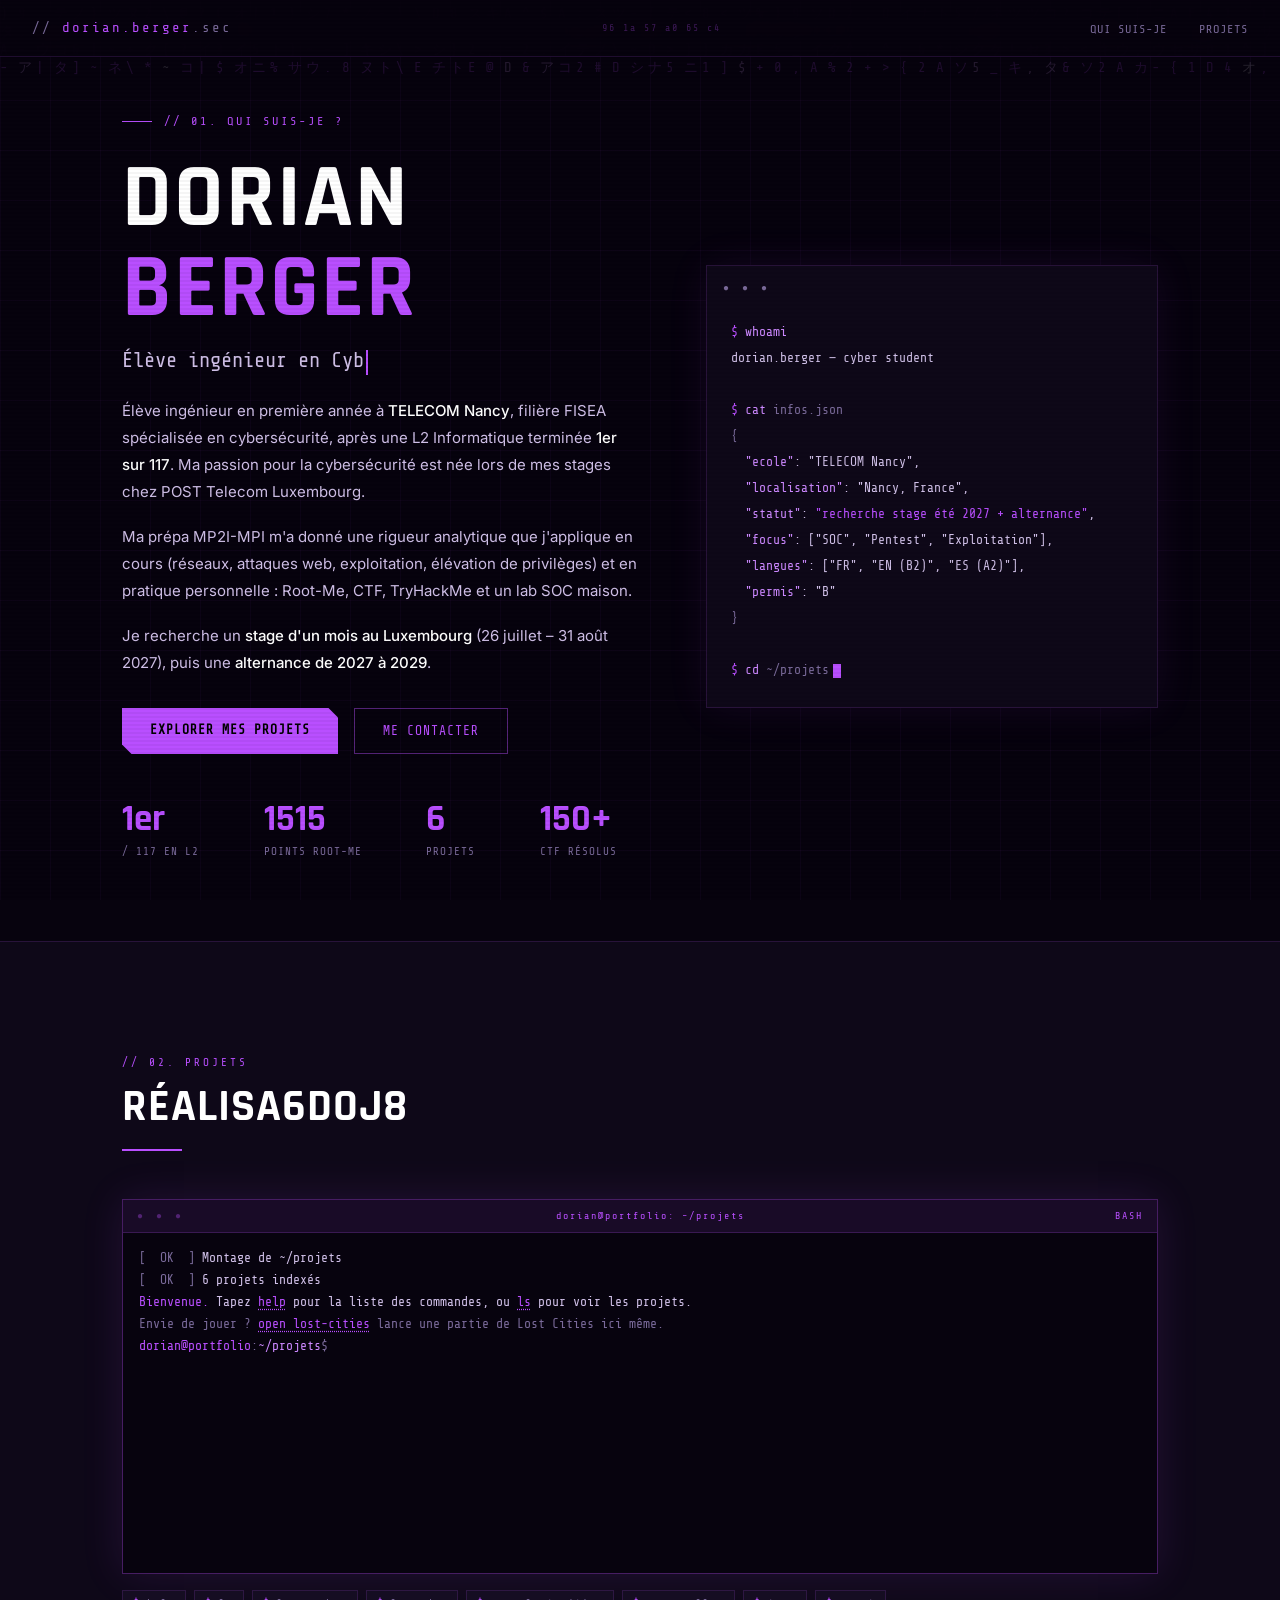
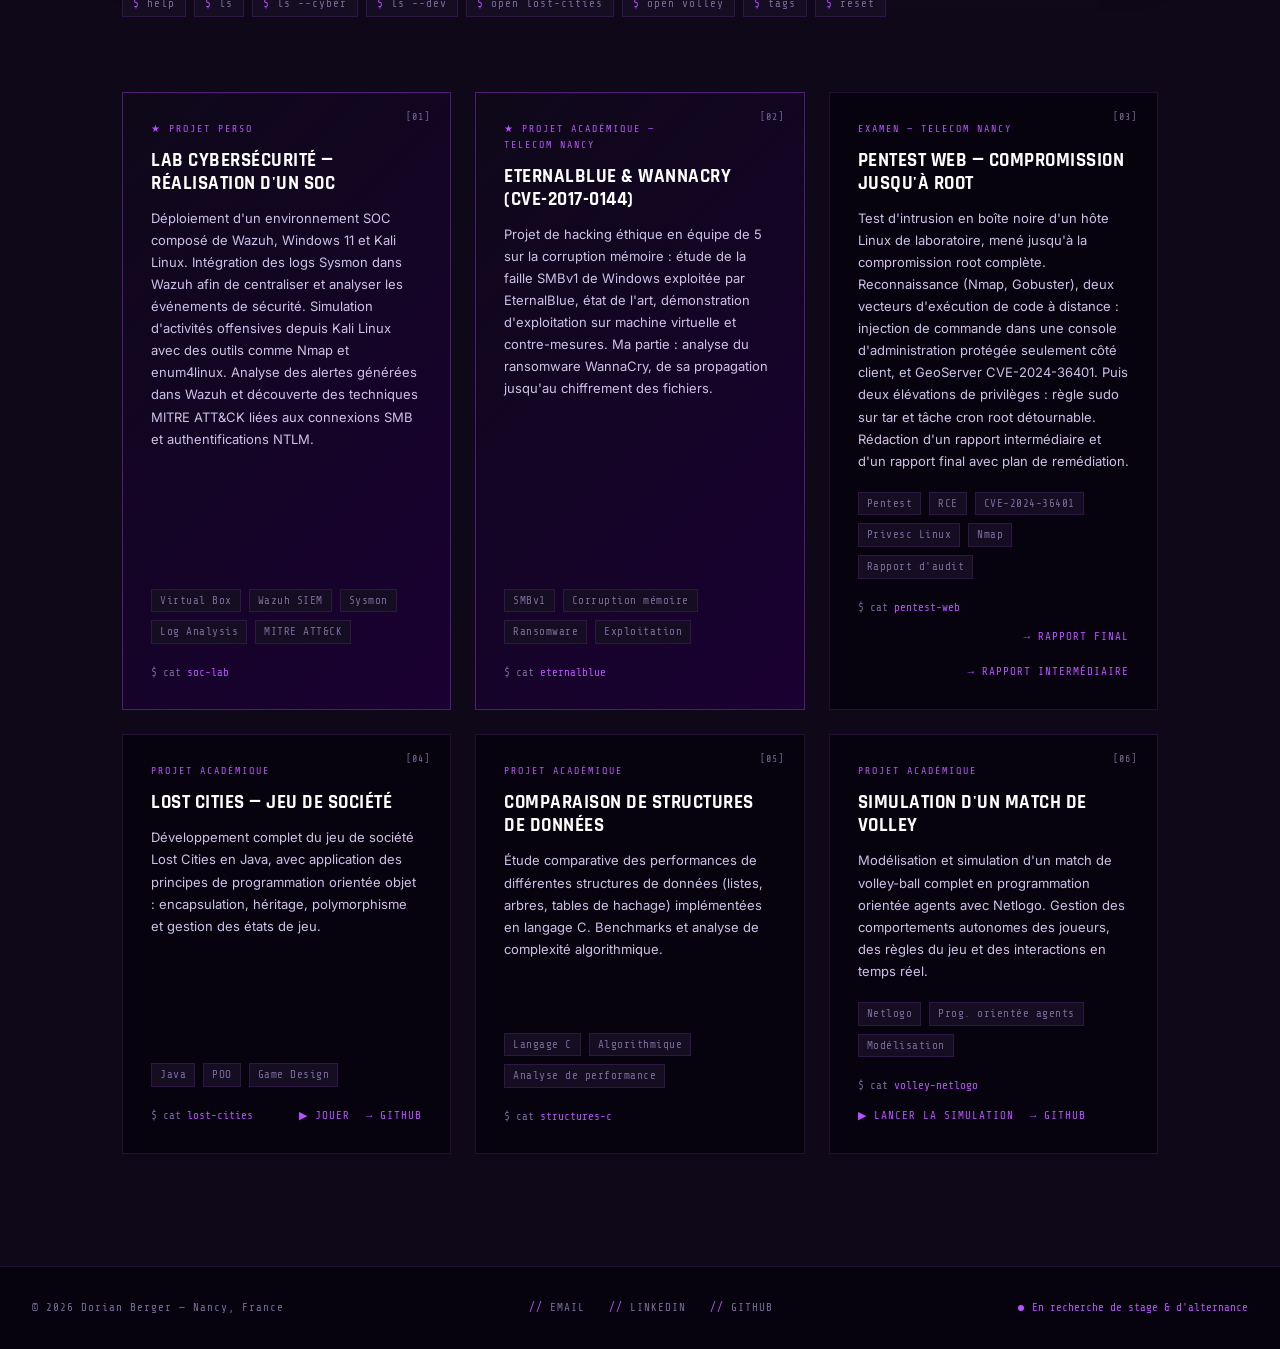
<file: index.html>
<!DOCTYPE html>
<html lang="fr">
<head>

<!-- Google tag (gtag.js) -->
<script async src="https://www.googletagmanager.com/gtag/js?id=G-J837BRSVMG"></script>
<script>
  window.dataLayer = window.dataLayer || [];
  function gtag(){dataLayer.push(arguments);}
  gtag('js', new Date());
  gtag('config', 'G-J837BRSVMG');
</script>

<meta charset="UTF-8">
<meta name="viewport" content="width=device-width, initial-scale=1.0">
<title>Dorian Berger — Portfolio Cybersécurité</title>
<meta name="description" content="Portfolio de Dorian Berger, élève ingénieur en cybersécurité à TELECOM Nancy : projets SOC, pentest, exploitation et développement.">
<link href="https://fonts.googleapis.com/css2?family=Share+Tech+Mono&family=Rajdhani:wght@400;500;600;700&family=Inter:wght@300;400;500&display=swap" rel="stylesheet">
<link rel="stylesheet" href="css/style.css">
</head>
<body>
<div class="grid-bg"></div>
<canvas id="matrix-canvas"></canvas>

<!-- NAV -->
<nav>
  <div class="nav-logo"><span>// </span>dorian.berger<span>.sec</span></div>
  <div id="hex-stream">00 ff a3 b9 4f ff</div>
  <ul class="nav-links">
    <li><a href="#about">Qui suis-je</a></li>
    <li><a href="#projects">Projets</a></li>
  </ul>
</nav>

<!-- QUI SUIS-JE -->
<section id="about">
  <div class="container">
    <div class="about-grid">
      <div class="about-text">
        <div class="hero-tag fade-up d1">// 01. Qui suis-je ?</div>
        <h1 class="hero-name fade-up d2 glitch" data-text="Dorian">Dorian<br><span class="accent">Berger</span></h1>
        <p class="hero-role fade-up d3">
          <span id="typed-text">Élève ingénieur en Cybersécurité</span><span class="cursor"></span>
        </p>
        <div class="fade-up d4">
          <p>
            Élève ingénieur en première année à <strong>TELECOM Nancy</strong>, filière FISEA spécialisée en cybersécurité, après une L2 Informatique terminée <strong>1er sur 117</strong>. Ma passion pour la cybersécurité est née lors de mes stages chez POST Telecom Luxembourg.
          </p>
          <p>
            Ma prépa MP2I-MPI m'a donné une rigueur analytique que j'applique en cours (réseaux, attaques web, exploitation, élévation de privilèges) et en pratique personnelle : Root-Me, CTF, TryHackMe et un lab SOC maison.
          </p>
          <p>
            Je recherche un <strong>stage d'un mois au Luxembourg</strong> (26 juillet – 31 août 2027), puis une <strong>alternance de 2027 à 2029</strong>.
          </p>
        </div>
        <div class="hero-ctas fade-up d5">
          <a href="#projects" class="btn-primary">Explorer mes projets</a>
          <a href="mailto:dorianberger54@gmail.com" class="btn-secondary">Me contacter</a>
        </div>
        <div class="hero-stats fade-up d5">
          <div><div class="stat-val">1er</div><div class="stat-label">/ 117 en L2</div></div>
          <div><div class="stat-val" id="rootme-points">1000+</div><div class="stat-label">Points Root-Me</div></div>
          <div><div class="stat-val" id="stat-projects">7</div><div class="stat-label">Projets</div></div>
          <div><div class="stat-val">150+</div><div class="stat-label">CTF résolus</div></div>
        </div>
      </div>

      <div class="terminal-card fade-up d3">
        <div class="t-body">
          <div><span class="t-prompt">$ </span><span class="t-key">whoami</span></div>
          <div class="t-val">dorian.berger — cyber student</div>
          <br>
          <div><span class="t-prompt">$ </span><span class="t-key">cat</span> <span class="t-dim">infos.json</span></div>
          <div class="t-dim">{</div>
          <div>&nbsp;&nbsp;<span class="t-key">"ecole"</span>: <span class="t-val">"TELECOM Nancy"</span>,</div>
          <div>&nbsp;&nbsp;<span class="t-key">"localisation"</span>: <span class="t-val">"Nancy, France"</span>,</div>
          <div>&nbsp;&nbsp;<span class="t-key">"statut"</span>: <span class="t-hl">"recherche stage été 2027 + alternance"</span>,</div>
          <div>&nbsp;&nbsp;<span class="t-key">"focus"</span>: <span class="t-val">["SOC", "Pentest", "Exploitation"]</span>,</div>
          <div>&nbsp;&nbsp;<span class="t-key">"langues"</span>: <span class="t-val">["FR", "EN (B2)", "ES (A2)"]</span>,</div>
          <div>&nbsp;&nbsp;<span class="t-key">"permis"</span>: <span class="t-val">"B"</span></div>
          <div class="t-dim">}</div>
          <br>
          <div><span class="t-prompt">$ </span><span class="t-key">cd</span> <a href="#projects" class="t-dim" style="text-decoration:none">~/projets</a><span style="animation:blink 1s step-end infinite;display:inline-block;width:8px;height:14px;background:var(--green);vertical-align:middle;margin-left:4px;"></span></div>
        </div>
      </div>
    </div>
  </div>
</section>

<!-- PROJETS -->
<section id="projects">
  <div class="container">
    <div class="section-header">
      <div class="section-tag">// 02. Projets</div>
      <h2 class="section-title">Réalisations</h2>
      <div class="section-divider"></div>
    </div>

    <!-- Interactive terminal -->
    <div class="shell" id="shell">
      <div class="shell-header">
        <span class="dots">● ● ●</span>
        <span>dorian@portfolio: ~/projets</span>
        <span>BASH</span>
      </div>
      <div class="shell-body" id="shell-body">
        <div id="shell-out"></div>
        <div class="shell-input-row">
          <span class="ps1" id="shell-ps1"><span class="t-hl">dorian@portfolio</span><span class="t-dim">:</span><span class="t-key">~/projets</span><span class="t-dim">$</span></span>
          <input id="shell-input" type="text" autocomplete="off" autocapitalize="off" spellcheck="false" aria-label="Terminal : tapez une commande">
        </div>
      </div>
    </div>
    <div class="shell-chips" id="shell-chips">
      <span class="chip" data-cmd="help">help</span>
      <span class="chip" data-cmd="ls">ls</span>
      <span class="chip" data-cmd="ls --cyber">ls --cyber</span>
      <span class="chip" data-cmd="ls --dev">ls --dev</span>
      <span class="chip" data-cmd="open lost-cities">open lost-cities</span>
      <span class="chip" data-cmd="open volley">open volley</span>
      <span class="chip" data-cmd="tags">tags</span>
      <span class="chip" data-cmd="reset">reset</span>
    </div>

    <div class="filter-status" id="filter-status"></div>
    <div class="projects-grid" id="projects-grid"></div>
  </div>
</section>

<!-- DEMO MODAL -->
<div class="demo-modal" id="demo-modal" role="dialog" aria-modal="true" aria-labelledby="demo-title">
  <div class="demo-window">
    <div class="shell-header">
      <span class="dots">● ● ●</span>
      <span id="demo-title">demo</span>
      <span class="demo-actions">
        <a id="demo-ext" href="#" target="_blank" rel="noopener">onglet ↗</a>
        <button type="button" data-close aria-label="Fermer">✕</button>
      </span>
    </div>
    <iframe id="demo-frame" title="Démo du projet" src="about:blank"></iframe>
  </div>
</div>

<!-- FOOTER -->
<footer>
  <div class="footer-copy">© 2026 Dorian Berger — Nancy, France</div>
  <div class="footer-links">
    <a href="mailto:dorianberger54@gmail.com">Email</a>
    <a href="https://www.linkedin.com/in/dorian-berger54/" target="_blank" rel="noopener">LinkedIn</a>
    <a href="https://github.com/dorianbrg" target="_blank" rel="noopener">GitHub</a>
  </div>
  <div class="footer-status"><div class="status-dot"></div>En recherche de stage &amp; d'alternance</div>
</footer>

<script src="js/lostcities.js"></script>
<script>
  fetch("data/rootme.json", { cache: "no-store" })
    .then(r => r.json())
    .then(d => {
      document.getElementById("rootme-points").textContent = d.points;
    })
    .catch(() => {});  // en cas d'erreur, on garde "1000+"
</script>
<script>
  // ══════════════════════════════════════════════════════════════
  //  DONNÉES PROJETS — modifier ici, les cartes ET le terminal suivent
  //  cat: "cyber" | "dev"   ·   links: [{ label, url }]
  //  demo (optionnel, lancé par `open`) :
  //    { kind: 'page', url: 'demos/xxx.html', label }   → ouvre la page dans une fenêtre sur le site
  //    { kind: 'terminal', program: 'LostCities', label } → lance un programme JS dans le terminal
  // ══════════════════════════════════════════════════════════════
  const PROJECTS = [
    {
      id: 'soc-lab', cat: 'cyber', featured: true,
      type: '★ Projet perso',
      name: "Lab Cybersécurité — Réalisation d'un SOC",
      desc: "Déploiement d'un environnement SOC composé de Wazuh, Windows 11 et Kali Linux. Intégration des logs Sysmon dans Wazuh afin de centraliser et analyser les événements de sécurité. Simulation d'activités offensives depuis Kali Linux avec des outils comme Nmap et enum4linux. Analyse des alertes générées dans Wazuh et découverte des techniques MITRE ATT&CK liées aux connexions SMB et authentifications NTLM.",
      tags: ['Virtual Box', 'Wazuh SIEM', 'Sysmon', 'Log Analysis', 'MITRE ATT&CK'],
      links: []
    },
    {
      id: 'eternalblue', cat: 'cyber', featured: true,
      type: '★ Projet académique — TELECOM Nancy',
      name: 'EternalBlue & WannaCry (CVE-2017-0144)',
      desc: "Projet de hacking éthique en équipe de 5 sur la corruption mémoire : étude de la faille SMBv1 de Windows exploitée par EternalBlue, état de l'art, démonstration d'exploitation sur machine virtuelle et contre-mesures. Ma partie : analyse du ransomware WannaCry, de sa propagation jusqu'au chiffrement des fichiers.",
      tags: ['SMBv1', 'Corruption mémoire', 'Ransomware', 'Exploitation'],
      links: []
    },
    {
      id: 'pentest-web', cat: 'cyber', featured: false,
      type: 'Examen — TELECOM Nancy',
      name: "Pentest web — compromission jusqu'à root",
      desc: "Test d'intrusion en boîte noire d'un hôte Linux de laboratoire, mené jusqu'à la compromission root complète. Reconnaissance (Nmap, Gobuster), deux vecteurs d'exécution de code à distance : injection de commande dans une console d'administration protégée seulement côté client, et GeoServer CVE-2024-36401. Puis deux élévations de privilèges : règle sudo sur tar et tâche cron root détournable. Rédaction d'un rapport intermédiaire et d'un rapport final avec plan de remédiation.",
      tags: ['Pentest', 'RCE', 'CVE-2024-36401', 'Privesc Linux', 'Nmap', "Rapport d'audit"],
      links: [
        { label: 'Rapport final', url: 'rapports/Rapport_Examen_Final_Cyber.pdf' },
        { label: 'Rapport intermédiaire', url: 'rapports/Rapport_Intermediaire_Cyber.pdf' }
      ]
    },
    {
      id: 'lost-cities', cat: 'dev', featured: false,
      type: 'Projet académique',
      name: 'Lost Cities — Jeu de société',
      desc: "Développement complet du jeu de société Lost Cities en Java, avec application des principes de programmation orientée objet : encapsulation, héritage, polymorphisme et gestion des états de jeu.",
      tags: ['Java', 'POO', 'Game Design'],
      demo: { kind: 'terminal', program: 'LostCities', label: 'Jouer' },
      links: [{ label: 'GitHub', url: 'https://github.com/dorianbrg/Lost_Cities_BPO' }]
    },
    {
      id: 'structures-c', cat: 'dev', featured: false,
      type: 'Projet académique',
      name: 'Comparaison de Structures de Données',
      desc: "Étude comparative des performances de différentes structures de données (listes, arbres, tables de hachage) implémentées en langage C. Benchmarks et analyse de complexité algorithmique.",
      tags: ['Langage C', 'Algorithmique', 'Analyse de performance'],
      links: []
    },
    {
      id: 'volley-netlogo', cat: 'dev', featured: false,
      type: 'Projet académique',
      name: "Simulation d'un match de Volley",
      desc: "Modélisation et simulation d'un match de volley-ball complet en programmation orientée agents avec Netlogo. Gestion des comportements autonomes des joueurs, des règles du jeu et des interactions en temps réel.",
      tags: ['Netlogo', 'Prog. orientée agents', 'Modélisation'],
      demo: { kind: 'page', url: 'demos/volley.html', label: 'Lancer la simulation' },
      links: [{ label: 'GitHub', url: 'https://github.com/dorianbrg/Match_Volley_POA' }]
    }
  ];

  const CONTACT = {
    email: 'dorianberger54@gmail.com',
    linkedin: 'https://www.linkedin.com/in/dorian-berger54/',
    github: 'https://github.com/dorianbrg'
  };

  const esc = s => String(s).replace(/[&<>"']/g, c => ({'&':'&amp;','<':'&lt;','>':'&gt;','"':'&quot;',"'":'&#39;'}[c]));

  // ── RENDER CARDS ─────────────────────────────────────────────
  const grid = document.getElementById('projects-grid');
  document.getElementById('stat-projects').textContent = PROJECTS.length;

  PROJECTS.forEach((p, i) => {
    const card = document.createElement('article');
    card.className = 'project-card' + (p.featured ? ' featured' : '');
    card.id = 'proj-' + p.id;
    card.dataset.id = p.id;
    card.innerHTML = `
      <div class="project-id">[${String(i + 1).padStart(2, '0')}]</div>
      <div class="project-type">${esc(p.type)}</div>
      <h3 class="project-name">${esc(p.name)}</h3>
      <p class="project-desc">${esc(p.desc)}</p>
      <div class="exp-tags">${p.tags.map(t => `<span class="tag">${esc(t)}</span>`).join('')}</div>
      <div class="project-foot">
        <span class="project-cmd">$ cat <b>${esc(p.id)}</b></span>
        <span class="project-links">${p.demo ? `<a href="#" class="project-link demo-link" data-cmd="open ${esc(p.id)}">▶ ${esc(p.demo.label)}</a>` : ''}${p.links.map(l => `<a href="${esc(l.url)}" class="project-link" target="_blank" rel="noopener">→ ${esc(l.label)}</a>`).join('')}</span>
      </div>`;
    card.addEventListener('click', e => {
      const demo = e.target.closest('.demo-link');
      if (demo) {
        e.preventDefault();
        if (p.demo.kind === 'terminal') document.getElementById('shell').scrollIntoView({ behavior: 'smooth', block: 'center' });
        Shell.run(demo.dataset.cmd);
        return;
      }
      if (e.target.closest('a')) return;
      Shell.run('cat ' + p.id, true);
      document.getElementById('shell').scrollIntoView({ behavior: 'smooth', block: 'center' });
    });
    grid.appendChild(card);
  });

  // ── FILTERING ────────────────────────────────────────────────
  const statusEl = document.getElementById('filter-status');
  function applyFilter(predicate, label) {
    let n = 0;
    PROJECTS.forEach(p => {
      const el = document.getElementById('proj-' + p.id);
      const ok = predicate ? predicate(p) : true;
      el.classList.toggle('hidden', !ok);
      if (ok) n++;
    });
    statusEl.innerHTML = predicate
      ? `<span class="t-dim">filtre actif :</span> <span class="t-key">${esc(label)}</span> <span class="t-dim">— ${n} résultat(s) ·</span> <span class="t-hl" onclick="Shell.run('reset', true)">[reset]</span>`
      : '';
    return n;
  }

  function ping(id) {
    const el = document.getElementById('proj-' + id);
    if (!el) return;
    el.classList.remove('hidden');
    el.scrollIntoView({ behavior: 'smooth', block: 'center' });
    el.classList.add('pinged');
    setTimeout(() => el.classList.remove('pinged'), 2200);
  }

  // ── DEMO VIEWER (fenêtre intégrée au site) ───────────────────
  const DemoViewer = (() => {
    const modal = document.getElementById('demo-modal');
    const frame = document.getElementById('demo-frame');
    const title = document.getElementById('demo-title');
    const ext = document.getElementById('demo-ext');
    function close() {
      modal.classList.remove('open');
      frame.src = 'about:blank';
      document.body.style.overflow = '';
    }
    function open(url, name, cb) {
      const show = () => {
        title.textContent = name;
        ext.href = url;
        frame.src = url;
        modal.classList.add('open');
        document.body.style.overflow = 'hidden';
        cb && cb(false);
      };
      // En ligne (http/https) on vérifie que la démo existe avant d'ouvrir
      if (location.protocol.startsWith('http')) {
        fetch(url, { method: 'HEAD' })
          .then(r => r.ok ? show() : cb && cb(true))
          .catch(show);
      } else show();
    }
    modal.addEventListener('click', e => { if (e.target === modal || e.target.closest('[data-close]')) close(); });
    document.addEventListener('keydown', e => { if (e.key === 'Escape' && modal.classList.contains('open')) close(); });
    return { open, close };
  })();

  // ── INTERACTIVE SHELL ────────────────────────────────────────
  const Shell = (() => {
    const out = document.getElementById('shell-out');
    const body = document.getElementById('shell-body');
    const input = document.getElementById('shell-input');
    const history = [];
    let hIdx = 0;

    const PS1 = `<span class="t-hl">dorian@portfolio</span><span class="t-dim">:</span><span class="t-key">~/projets</span><span class="t-dim">$</span>`;
    const ps1El = document.getElementById('shell-ps1');
    let program = null;      // programme interactif en cours (ex : Lost Cities)
    let progPrompt = PS1;

    function startProgram(factory) {
      const io = {
        print,
        setPrompt(html) { progPrompt = html; ps1El.innerHTML = html; },
        exit() {
          program = null; progPrompt = PS1; ps1El.innerHTML = PS1;
          document.getElementById('shell').classList.remove('playing');
        }
      };
      document.getElementById('shell').classList.add('playing');
      program = factory.start(io);
      input.focus({ preventScroll: true });
    }
    const link = cmd => `<span class="cmd-link" data-cmd="${esc(cmd)}">${esc(cmd)}</span>`;

    function print(html, cls) {
      const d = document.createElement('div');
      d.className = 'shell-line' + (cls ? ' ' + cls : '');
      d.innerHTML = html;
      out.appendChild(d);
      body.scrollTop = body.scrollHeight;
    }

    function findProject(arg) {
      if (!arg) return null;
      const a = arg.toLowerCase().replace(/\/$/, '');
      const num = parseInt(a, 10);
      if (!isNaN(num) && PROJECTS[num - 1]) return PROJECTS[num - 1];
      return PROJECTS.find(p => p.id === a) || PROJECTS.find(p => p.id.startsWith(a)) || null;
    }

    function listLine(p, i) {
      const idx = String(PROJECTS.indexOf(p) + 1).padStart(2, '0');
      const star = p.featured ? '<span class="t-hl">★</span>' : ' ';
      return `${star} <span class="t-dim">${idx}</span>  <span class="cmd-link" data-cmd="cat ${esc(p.id)}">${esc(p.id)}</span>${' '.repeat(Math.max(1, 16 - p.id.length))}<span class="t-dim">[${p.cat}]</span>  ${esc(p.name)}${p.demo ? '  <span class="t-hl">▶</span>' : ''}`;
    }

    const CMDS = {
      help() {
        print(`<span class="t-white">Commandes disponibles :</span>
  ${link('ls')}                 liste tous les projets
  ${link('ls --cyber')}         projets cybersécurité  <span class="t-dim">(aussi --dev)</span>
  <span class="t-hl">cat</span> <span class="t-key">&lt;projet|n°&gt;</span>     affiche le détail d'un projet
  <span class="t-hl">open</span> <span class="t-key">&lt;projet|n°&gt;</span>    lance la démo si dispo (▶), sinon montre la carte
                       <span class="t-dim">ex :</span> ${link('open lost-cities')} <span class="t-dim">pour jouer dans le terminal</span>
  <span class="t-hl">grep</span> <span class="t-key">&lt;mot&gt;</span>          cherche dans les projets (ex : ${link('grep wazuh')})
  ${link('tags')}               liste les technos / tags
  ${link('whoami')}             qui suis-je ?
  ${link('contact')}            me contacter
  ${link('reset')}              retire les filtres
  ${link('clear')}              nettoie le terminal
<span class="t-dim">Astuces : Tab pour l'autocomplétion, ↑/↓ pour l'historique, clic sur les commandes soulignées.</span>`);
      },

      ls(args) {
        const flag = (args[0] || '').replace(/^-+/, '').toLowerCase();
        let list = PROJECTS;
        if (flag && flag !== 'a' && flag !== 'la' && flag !== 'all') {
          if (!['cyber', 'dev'].includes(flag)) {
            print(`<span class="t-red">ls: option invalide '${esc(args[0])}'</span> <span class="t-dim">— essayez --cyber ou --dev</span>`);
            return;
          }
          list = PROJECTS.filter(p => p.cat === flag);
          applyFilter(p => p.cat === flag, '--' + flag);
        } else {
          applyFilter(null);
        }
        print(`<span class="t-dim">total ${list.length}</span>\n` + list.map(listLine).join('\n'));
      },

      cat(args) {
        if (!args[0]) { print(`<span class="t-red">cat: argument manquant</span> <span class="t-dim">— ex :</span> ${link('cat soc-lab')}`); return; }
        const p = findProject(args[0]);
        if (!p) { print(`<span class="t-red">cat: ${esc(args[0])}: aucun projet de ce nom</span> <span class="t-dim">— tapez</span> ${link('ls')}`); return; }
        print(`<span class="t-dim">┌─</span> <span class="t-white">${esc(p.name)}</span>
<span class="t-dim">│</span> <span class="t-key">type</span>  : ${esc(p.type)}
<span class="t-dim">│</span> <span class="t-key">tags</span>  : ${p.tags.map(t => `<span class="t-hl">${esc(t)}</span>`).join(' · ')}
<span class="t-dim">│</span>
<span class="t-dim">│</span> ${esc(p.desc)}
<span class="t-dim">└─</span> ${link('open ' + p.id)}${p.demo ? ` <span class="t-hl">▶ ${p.demo.kind === 'terminal' ? 'jouable dans ce terminal' : 'démo en ligne'}</span>` : ''}${p.links.map(l => `  ·  <a href="${esc(l.url)}" target="_blank" rel="noopener">${esc(l.label.toLowerCase())}</a>`).join('')}`);
      },

      open(args) {
        const p = findProject(args[0]);
        if (!p) { print(`<span class="t-red">open: projet introuvable</span> <span class="t-dim">— tapez</span> ${link('ls')}`); return; }
        if (p.demo && p.demo.kind === 'terminal') {
          const prog = window[p.demo.program];
          if (!prog) { print(`<span class="t-red">open: le programme ${esc(p.demo.program)} n'est pas chargé</span>`); return; }
          print(`<span class="t-hl">[+]</span> Lancement de <span class="t-white">${esc(p.id)}</span>...`);
          startProgram(prog);
          return;
        }
        if (p.demo && p.demo.kind === 'page') {
          print(`<span class="t-hl">[+]</span> Ouverture de la démo <span class="t-white">${esc(p.id)}</span>... <span class="t-dim">(<a href="${esc(p.demo.url)}" target="_blank" rel="noopener">ouvrir dans un onglet</a>)</span>`);
          DemoViewer.open(p.demo.url, p.name, missing => {
            if (missing) print(`<span class="t-red">open: ${esc(p.demo.url)} introuvable</span> <span class="t-dim">— la démo n'est pas encore en ligne.</span>`);
          });
          return;
        }
        applyFilter(null);
        print(`<span class="t-hl">[+]</span> Ouverture de <span class="t-white">${esc(p.id)}</span>...`);
        setTimeout(() => ping(p.id), 150);
      },

      grep(args) {
        const q = args.join(' ').toLowerCase();
        if (!q) { print(`<span class="t-red">grep: motif manquant</span>`); return; }
        const match = p => [p.name, p.desc, p.type, ...p.tags].join(' ').toLowerCase().includes(q);
        const res = PROJECTS.filter(match);
        applyFilter(match, `grep "${q}"`);
        if (!res.length) { print(`<span class="t-dim">Aucun résultat pour "${esc(q)}"</span>`); return; }
        print(res.map(listLine).join('\n'));
      },

      tags() {
        const count = {};
        PROJECTS.forEach(p => p.tags.forEach(t => count[t] = (count[t] || 0) + 1));
        const items = Object.keys(count).sort((a, b) => count[b] - count[a] || a.localeCompare(b));
        print(items.map(t => `<span class="cmd-link" data-cmd="grep ${esc(t)}">${esc(t)}</span><span class="t-dim">(${count[t]})</span>`).join('  '));
      },

      whoami() {
        print(`<span class="t-white">Dorian Berger</span> — élève ingénieur cybersécurité @ TELECOM Nancy (FISEA)
<span class="t-dim">L2 Info 1er/117 · Root-Me · CTF · lab SOC maison</span>
<span class="t-hl">→</span> recherche stage Luxembourg (26/07 – 31/08/2027) + alternance 2027-2029`);
      },

      contact() {
        print(`<span class="t-key">email</span>    : <a href="mailto:${CONTACT.email}">${CONTACT.email}</a>
<span class="t-key">linkedin</span> : <a href="${CONTACT.linkedin}" target="_blank" rel="noopener">linkedin.com/in/dorian-berger54</a>
<span class="t-key">github</span>   : <a href="${CONTACT.github}" target="_blank" rel="noopener">github</a>`);
      },

      reset() { applyFilter(null); print(`<span class="t-dim">Filtres réinitialisés.</span>`); },
      clear() { out.innerHTML = ''; },

      cd(args) {
        const a = (args[0] || '').replace(/\/$/, '');
        if (!a || a === '~' || a === '..' ) { print(`<span class="t-dim">Retour en haut...</span>`); document.getElementById('about').scrollIntoView({ behavior: 'smooth' }); return; }
        const p = findProject(a);
        if (p) { CMDS.open([p.id]); return; }
        print(`<span class="t-red">cd: ${esc(a)}: aucun dossier de ce nom</span>`);
      },

      pwd() { print('/home/dorian/projets'); },
      sudo() { print(`<span class="t-red">[sudo] mot de passe pour visiteur :</span> <span class="t-dim">bien essayé 😉 — cet incident sera signalé.</span>`); },
      rm() { print(`<span class="t-red">rm: permission refusée</span> <span class="t-dim">— les projets restent ici.</span>`); },
      exit() { print(`<span class="t-dim">Il n'y a pas d'échappatoire. Essayez</span> ${link('contact')}`); },
      echo(args) { print(esc(args.join(' '))); },
      history() { print(history.map((h, i) => `<span class="t-dim">${String(i + 1).padStart(4)}</span>  ${esc(h)}`).join('\n') || '<span class="t-dim">(vide)</span>'); }
    };
    CMDS.ll = CMDS.ls;
    CMDS.man = CMDS.help;
    CMDS.less = CMDS.more = CMDS.cat;

    function run(raw, echoed) {
      const line = raw.trim();
      if (program) {
        print(`${progPrompt} <span class="t-white">${esc(line)}</span>`);
        program.input(line);
        return;
      }
      print(`${PS1} <span class="t-white">${esc(line)}</span>`);
      if (!line) return;
      history.push(line); hIdx = history.length;
      const [cmd, ...args] = line.split(/\s+/);
      const fn = CMDS[cmd.toLowerCase()];
      if (fn) fn(args);
      else print(`<span class="t-red">${esc(cmd)}: commande introuvable</span> <span class="t-dim">— tapez</span> ${link('help')}`);
      if (typeof gtag === 'function') gtag('event', 'terminal_command', { command: cmd.toLowerCase() });
    }

    function complete() {
      const v = input.value;
      const parts = v.split(/\s+/);
      let pool, prefix;
      if (parts.length <= 1) { pool = Object.keys(CMDS); prefix = parts[0] || ''; }
      else {
        const c = parts[0].toLowerCase();
        prefix = parts[parts.length - 1];
        pool = c === 'ls' || c === 'll' ? ['--cyber', '--dev'] : PROJECTS.map(p => p.id);
      }
      const m = pool.filter(x => x.startsWith(prefix.toLowerCase()));
      if (m.length === 1) {
        parts[parts.length - 1] = m[0];
        input.value = parts.join(' ') + (parts.length === 1 ? ' ' : '');
      } else if (m.length > 1) {
        print(`${PS1} ${esc(v)}\n<span class="t-dim">${m.join('   ')}</span>`);
      }
    }

    input.addEventListener('keydown', e => {
      if (e.key === 'Enter') { run(input.value); input.value = ''; }
      else if (e.key === 'Tab') { e.preventDefault(); if (!program) complete(); }
      else if (e.key === 'ArrowUp') { if (hIdx > 0) { hIdx--; input.value = history[hIdx]; } e.preventDefault(); }
      else if (e.key === 'ArrowDown') { if (hIdx < history.length - 1) { hIdx++; input.value = history[hIdx]; } else { hIdx = history.length; input.value = ''; } e.preventDefault(); }
      else if (e.key === 'l' && e.ctrlKey) { e.preventDefault(); CMDS.clear(); }
    });

    body.addEventListener('click', e => {
      const c = e.target.closest('.cmd-link');
      if (c) { run(c.dataset.cmd); return; }
      if (!e.target.closest('a') && !window.getSelection().toString()) input.focus({ preventScroll: true });
    });

    document.getElementById('shell-chips').addEventListener('click', e => {
      const c = e.target.closest('.chip');
      if (c) { if (program) run('quit'); run(c.dataset.cmd); }
    });

    // Boot sequence
    const boot = [
      `<span class="t-dim">[  OK  ]</span> Montage de ~/projets`,
      `<span class="t-dim">[  OK  ]</span> ${PROJECTS.length} projets indexés`,
      `<span class="t-hl">Bienvenue.</span> Tapez ${link('help')} pour la liste des commandes, ou ${link('ls')} pour voir les projets.`,
      `<span class="t-dim">Envie de jouer ?</span> ${link('open lost-cities')} <span class="t-dim">lance une partie de Lost Cities ici même.</span>`
    ];
    let started = false;
    new IntersectionObserver((entries, obs) => {
      if (!entries[0].isIntersecting || started) return;
      started = true; obs.disconnect();
      boot.forEach((l, i) => setTimeout(() => print(l), 250 * i));
    }, { threshold: 0.3 }).observe(document.getElementById('shell'));

    return { run };
  })();
  window.Shell = Shell;

  // ── TYPED ROLE ───────────────────────────────────────────────
  (function () {
    const roles = ["Élève ingénieur en Cybersécurité", "Stage été 2027 — Luxembourg", "Pentest & Sécurité des SI", "Futur Cyber Analyst"];
    let ri = 0, ci = 0, del = false;
    const el = document.getElementById("typed-text");
    function typeLoop() {
      const txt = roles[ri];
      if (!del) {
        ci++; el.textContent = txt.slice(0, ci);
        if (ci === txt.length) { del = true; setTimeout(typeLoop, 2000); return; }
      } else {
        ci--; el.textContent = txt.slice(0, ci);
        if (ci === 0) { del = false; ri = (ri + 1) % roles.length; setTimeout(typeLoop, 300); return; }
      }
      setTimeout(typeLoop, del ? 50 : 80);
    }
    typeLoop();
  })();

  // ── MATRIX RAIN ──────────────────────────────────────────────
  (function () {
    const canvas = document.getElementById('matrix-canvas');
    const ctx = canvas.getContext('2d');
    const chars = 'アイウエオカキクケコサシスセソタチツテトナニヌネノ0123456789ABCDEF<>{}[]|\\/.,:;!?#@$%^&*()_+-=~`';
    let cols, drops;
    function init() {
      canvas.width = window.innerWidth; canvas.height = window.innerHeight;
      cols = Math.floor(canvas.width / 18); drops = Array(cols).fill(1);
    }
    function draw() {
      ctx.fillStyle = 'rgba(7,3,14,0.08)';
      ctx.fillRect(0, 0, canvas.width, canvas.height);
      ctx.font = '14px Share Tech Mono, monospace';
      for (let i = 0; i < cols; i++) {
        const ch = chars[Math.floor(Math.random() * chars.length)];
        const x = i * 18, y = drops[i] * 18;
        const b = Math.random();
        ctx.fillStyle = b > 0.97 ? '#ffffff' : b > 0.85 ? '#e0aaff' : '#b94fff';
        ctx.fillText(ch, x, y);
        if (y > canvas.height && Math.random() > 0.975) drops[i] = 0;
        drops[i]++;
      }
    }
    init();
    window.addEventListener('resize', init);
    setInterval(draw, 55);
  })();

  // ── HEX STREAM IN NAV ────────────────────────────────────────
  (function () {
    const el = document.getElementById('hex-stream');
    if (!el) return;
    setInterval(() => {
      el.textContent = Array.from({ length: 6 }, () => Math.floor(Math.random() * 256).toString(16).padStart(2, '0')).join(' ');
    }, 400);
  })();

  // ── DECIPHER EFFECT ON SCROLL ────────────────────────────────
  (function () {
    const charset = 'ABCDEFGHIJKLMNOPQRSTUVWXYZ0123456789@#$%&!?';
    function decipherNode(node, delay) {
      const original = node.nodeValue;
      if (!original || !original.trim()) return;
      let iter = 0; const maxIter = original.length * 3;
      setTimeout(() => {
        const iv = setInterval(() => {
          node.nodeValue = original.split('').map((ch, i) => {
            if (ch === ' ' || ch === '\n' || ch === '\r') return ch;
            if (i < Math.floor(iter / 3)) return ch;
            return charset[Math.floor(Math.random() * charset.length)];
          }).join('');
          iter++;
          if (iter > maxIter) { node.nodeValue = original; clearInterval(iv); }
        }, 30);
      }, delay);
    }
    function decipher(el) {
      if (el.dataset.deciphered) return;
      el.dataset.deciphered = '1';
      let d = 0;
      el.childNodes.forEach(n => { if (n.nodeType === Node.TEXT_NODE) { decipherNode(n, d); d += 120; } });
    }
    const obs = new IntersectionObserver(entries => {
      entries.forEach(e => { if (e.isIntersecting) decipher(e.target); });
    }, { threshold: 0.3 });
    document.querySelectorAll('.section-title').forEach(t => obs.observe(t));
  })();

  // ── CURSOR TRAIL ─────────────────────────────────────────────
  (function () {
    if (matchMedia('(pointer: coarse)').matches) return;
    const trail = [];
    for (let i = 0; i < 8; i++) {
      const d = document.createElement('div');
      d.style.cssText = `position:fixed;pointer-events:none;z-index:9998;width:${6 - i * 0.5}px;height:${6 - i * 0.5}px;border-radius:50%;background:rgba(185,79,255,${0.6 - i * 0.07});top:-20px;left:-20px;`;
      document.body.appendChild(d);
      trail.push({ el: d, x: 0, y: 0 });
    }
    let mx = 0, my = 0;
    window.addEventListener('mousemove', e => { mx = e.clientX; my = e.clientY; });
    (function anim() {
      let lx = mx, ly = my;
      trail.forEach((t, i) => {
        t.x += (lx - t.x) * (0.4 - i * 0.04);
        t.y += (ly - t.y) * (0.4 - i * 0.04);
        t.el.style.transform = `translate(${t.x - 3}px, ${t.y - 3}px)`;
        lx = t.x; ly = t.y;
      });
      requestAnimationFrame(anim);
    })();
  })();
</script>
</body>
</html>
</file>
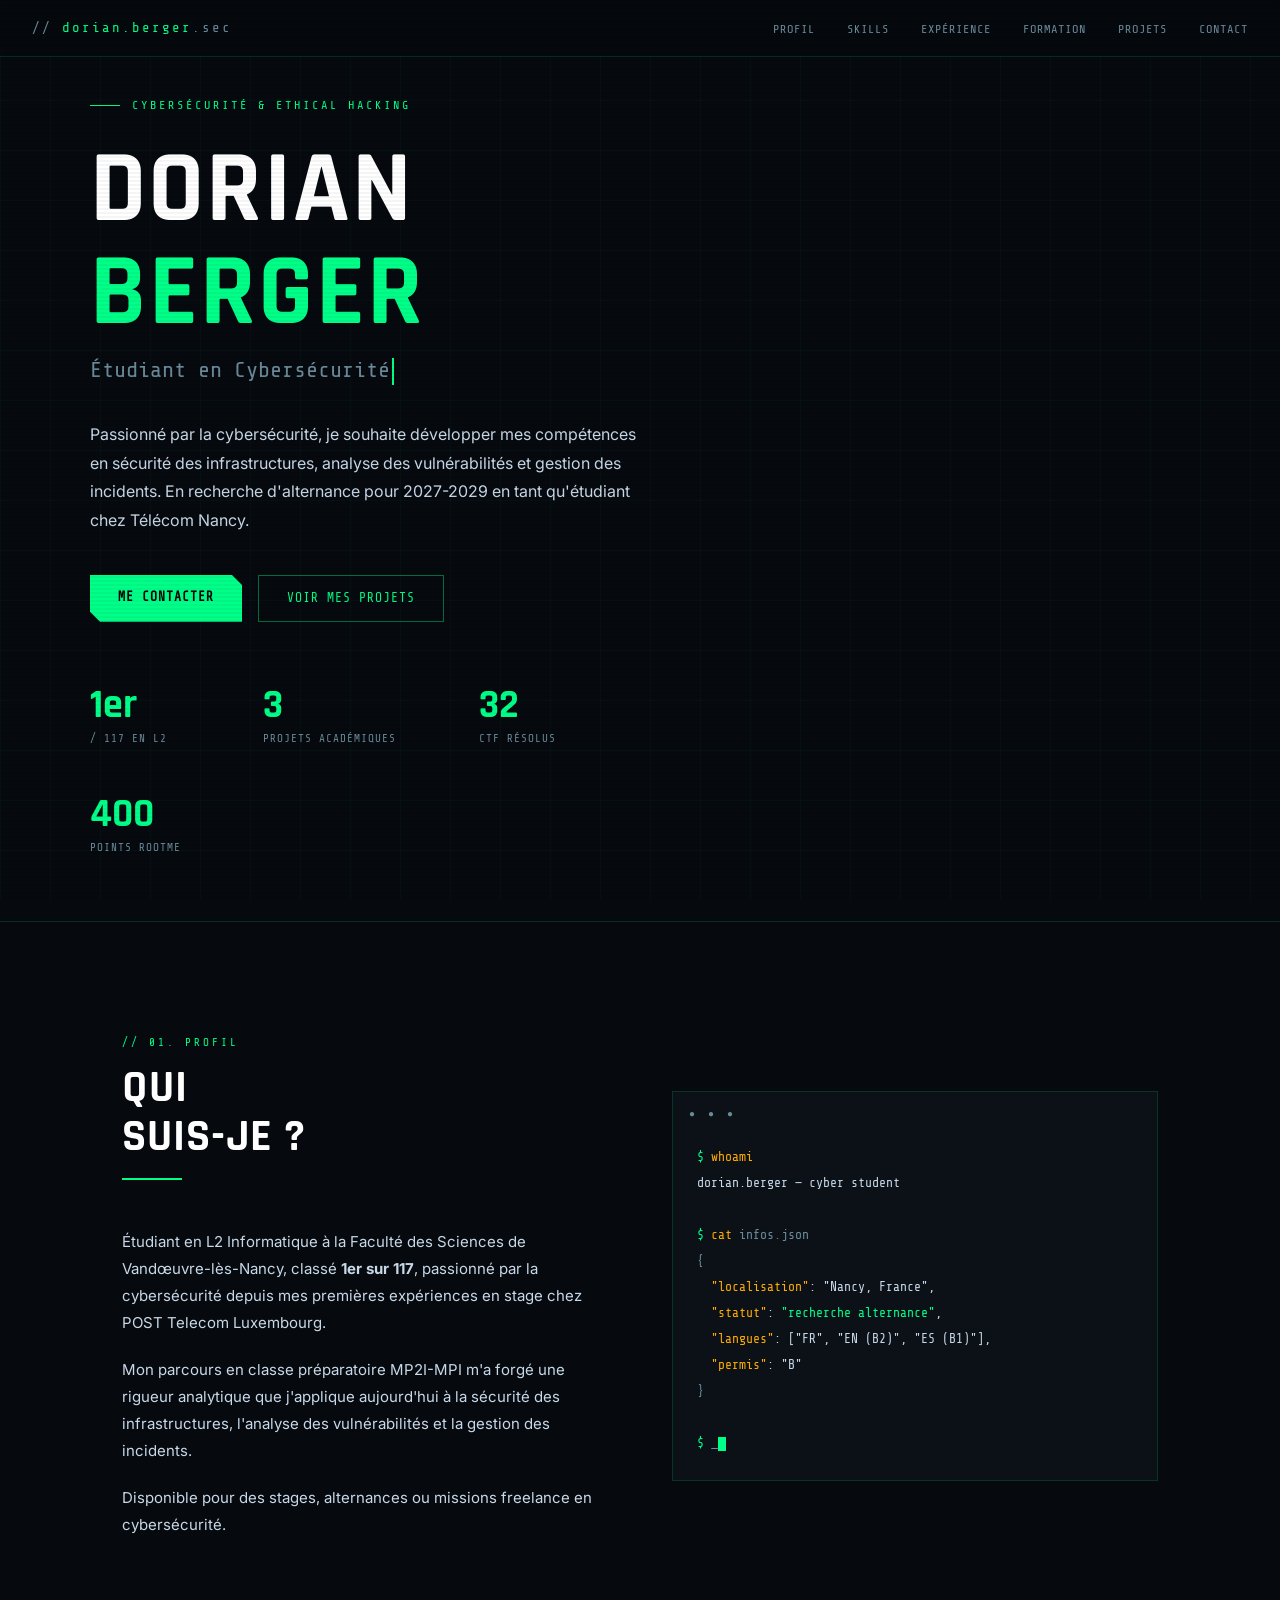
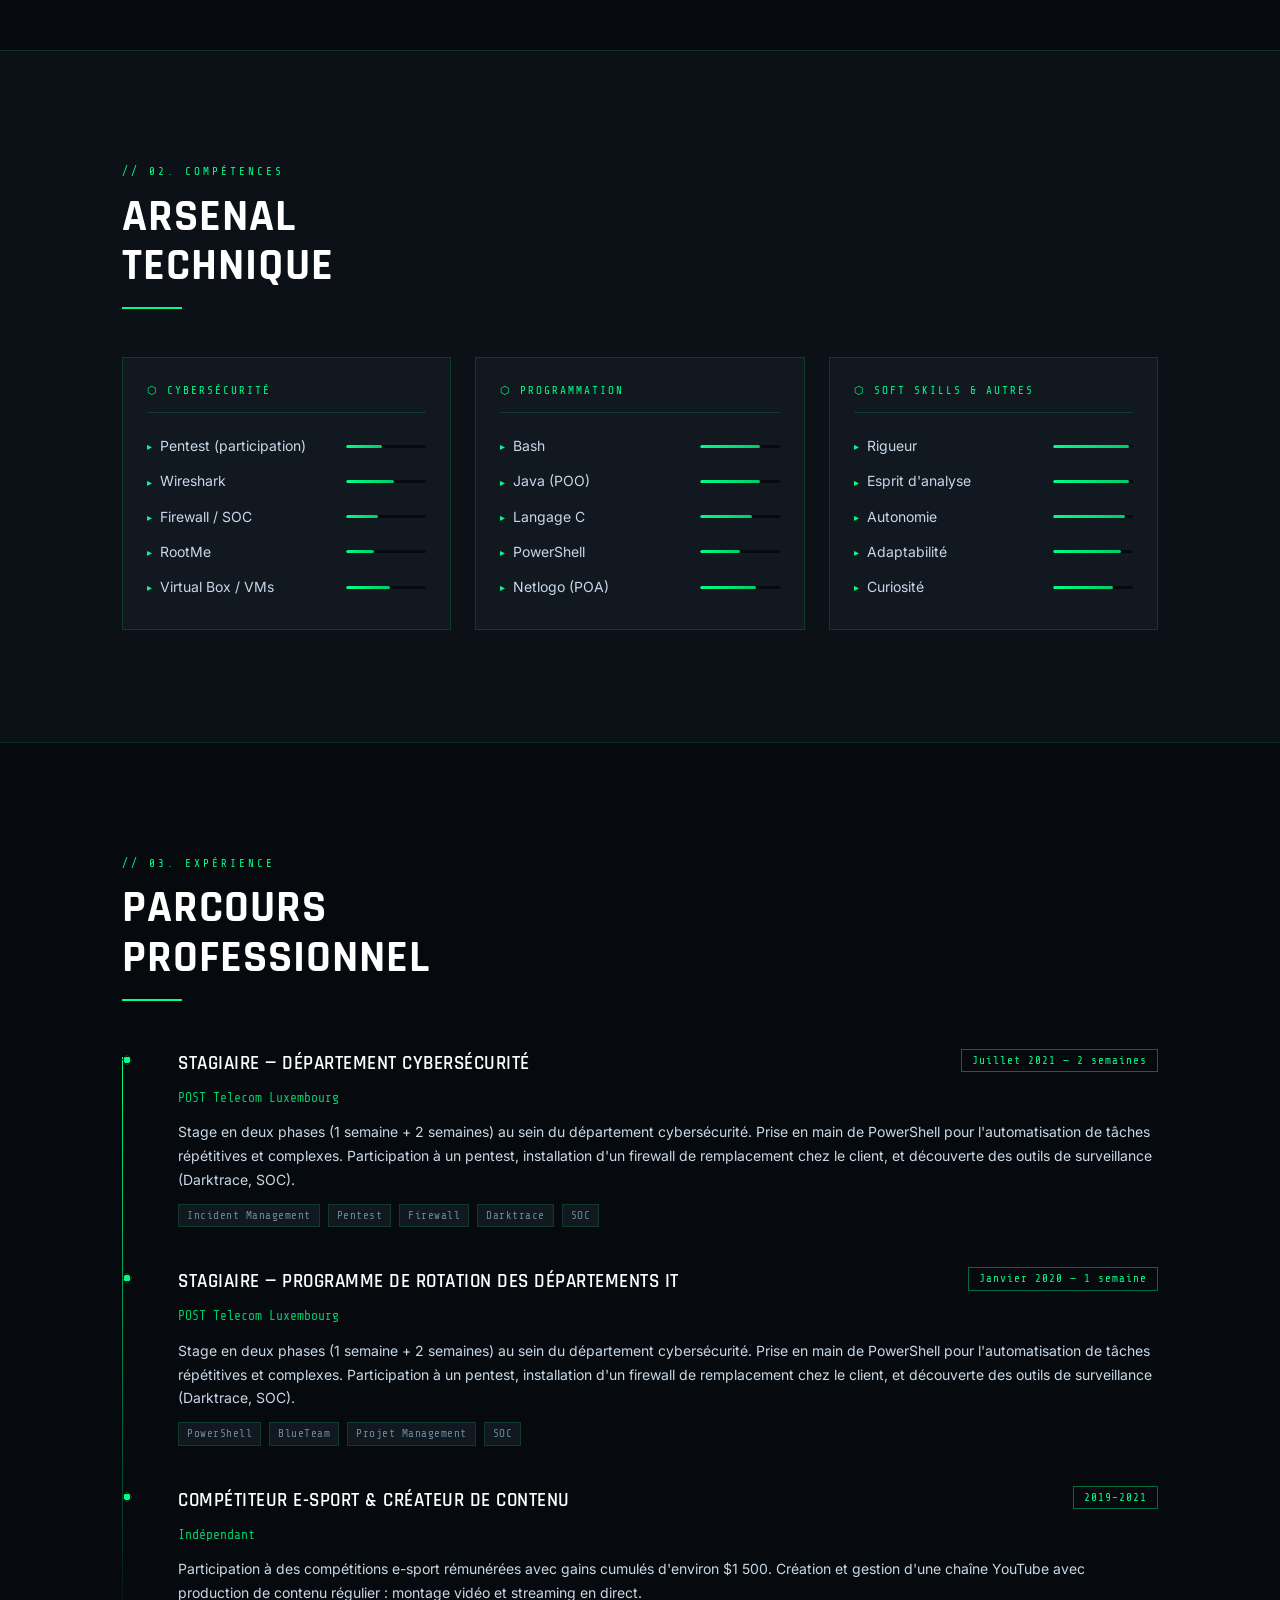
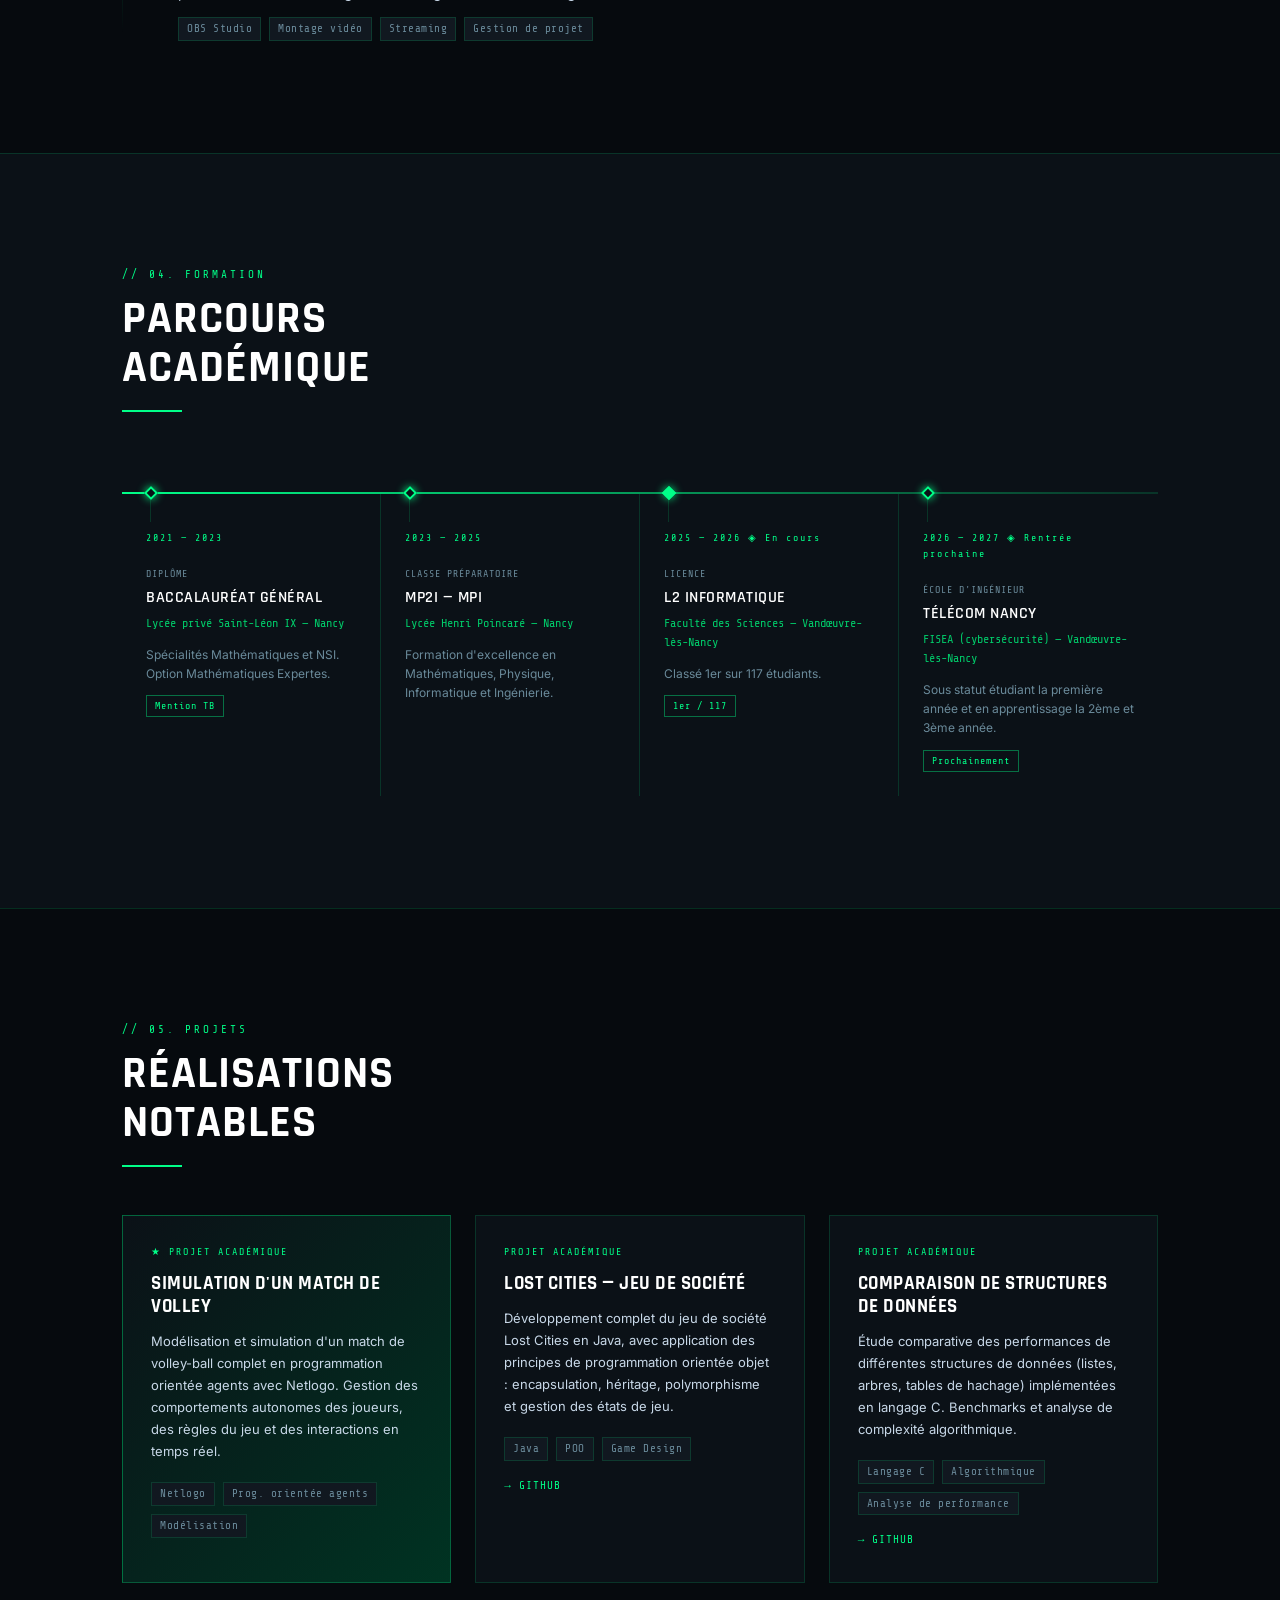
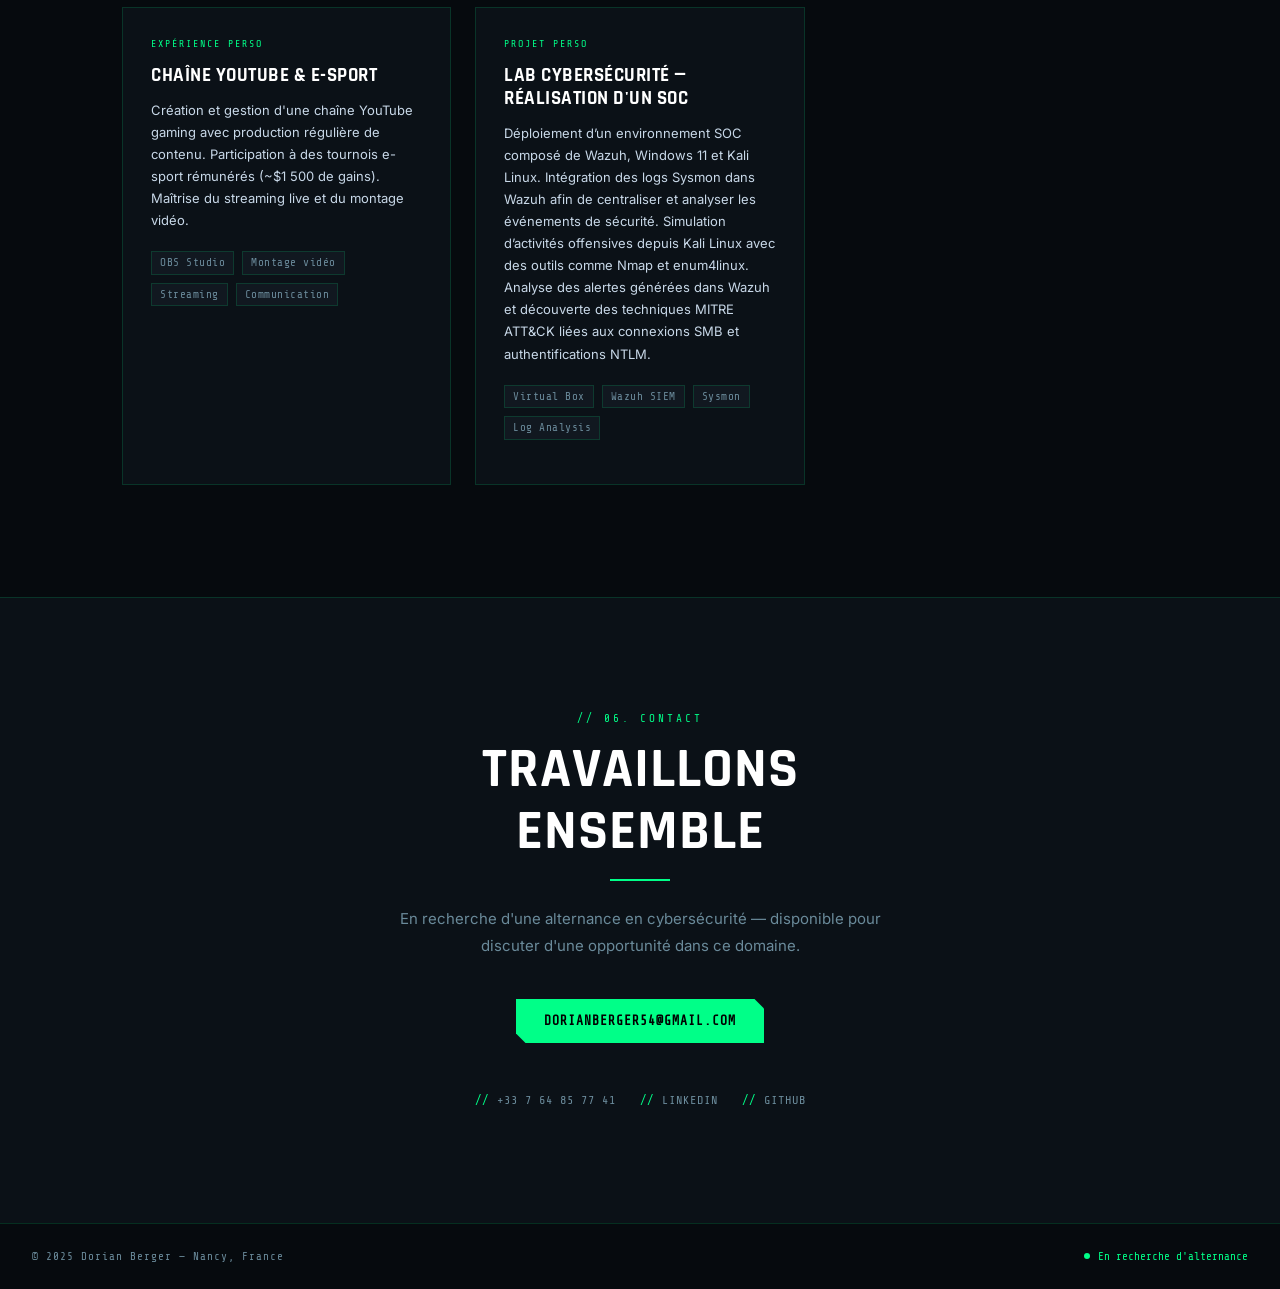
<file: portfolio-cybersec.html>
<!DOCTYPE html>
<html lang="fr">
<head>
<meta charset="UTF-8">
<meta name="viewport" content="width=device-width, initial-scale=1.0">
<title>Dorian Berger — Cybersécurité</title>
<link href="https://fonts.googleapis.com/css2?family=Share+Tech+Mono&family=Rajdhani:wght@400;500;600;700&family=Inter:wght@300;400;500&display=swap" rel="stylesheet">
<style>
  *, *::before, *::after { box-sizing: border-box; margin: 0; padding: 0; }

  :root {
    --green: #00ff88;
    --green-dim: #00cc6a;
    --green-dark: #003322;
    --green-glow: rgba(0,255,136,0.15);
    --red: #ff3366;
    --amber: #ffaa00;
    --bg: #060a0e;
    --bg2: #0b1117;
    --bg3: #111820;
    --border: rgba(0,255,136,0.15);
    --border-hover: rgba(0,255,136,0.4);
    --text: #c8d8e8;
    --text-dim: #6a8a9a;
    --mono: 'Share Tech Mono', monospace;
    --title: 'Rajdhani', sans-serif;
    --body: 'Inter', sans-serif;
  }

  html { scroll-behavior: smooth; }

  body {
    background: var(--bg);
    color: var(--text);
    font-family: var(--body);
    line-height: 1.6;
    font-size: 15px;
    overflow-x: hidden;
  }

  /* Scanline effect */
  body::before {
    content: '';
    position: fixed;
    top: 0; left: 0; right: 0; bottom: 0;
    background: repeating-linear-gradient(0deg, transparent, transparent 2px, rgba(0,0,0,0.04) 2px, rgba(0,0,0,0.04) 4px);
    pointer-events: none;
    z-index: 9999;
  }

  /* Grid bg */
  .grid-bg {
    position: fixed;
    top: 0; left: 0; right: 0; bottom: 0;
    background-image:
      linear-gradient(rgba(0,255,136,0.03) 1px, transparent 1px),
      linear-gradient(90deg, rgba(0,255,136,0.03) 1px, transparent 1px);
    background-size: 50px 50px;
    pointer-events: none;
    z-index: 0;
  }

  /* NAV */
  nav {
    position: fixed;
    top: 0; left: 0; right: 0;
    z-index: 100;
    padding: 1rem 2rem;
    display: flex;
    align-items: center;
    justify-content: space-between;
    background: rgba(6,10,14,0.85);
    backdrop-filter: blur(12px);
    border-bottom: 1px solid var(--border);
  }

  .nav-logo {
    font-family: var(--mono);
    font-size: 14px;
    color: var(--green);
    letter-spacing: 2px;
  }

  .nav-logo span { color: var(--text-dim); }

  .nav-links {
    display: flex;
    gap: 2rem;
    list-style: none;
  }

  .nav-links a {
    font-family: var(--mono);
    font-size: 12px;
    color: var(--text-dim);
    text-decoration: none;
    letter-spacing: 1px;
    text-transform: uppercase;
    transition: color 0.2s;
  }

  .nav-links a:hover { color: var(--green); }

  /* SECTIONS */
  section {
    position: relative;
    z-index: 1;
  }

  .container {
    max-width: 1100px;
    margin: 0 auto;
    padding: 0 2rem;
  }

  /* HERO */
  #hero {
    min-height: 100vh;
    display: flex;
    align-items: center;
    padding: 6rem 2rem 4rem;
  }

  .hero-inner {
    max-width: 1100px;
    margin: 0 auto;
    width: 100%;
  }

  .hero-tag {
    font-family: var(--mono);
    font-size: 12px;
    color: var(--green);
    letter-spacing: 3px;
    text-transform: uppercase;
    margin-bottom: 1.5rem;
    display: flex;
    align-items: center;
    gap: 0.75rem;
  }

  .hero-tag::before {
    content: '';
    display: inline-block;
    width: 30px;
    height: 1px;
    background: var(--green);
  }

  h1.hero-name {
    font-family: var(--title);
    font-size: clamp(3rem, 8vw, 7rem);
    font-weight: 700;
    line-height: 1;
    color: #fff;
    text-transform: uppercase;
    letter-spacing: 2px;
    margin-bottom: 0.5rem;
  }

  h1.hero-name .accent { color: var(--green); }

  .hero-role {
    font-family: var(--mono);
    font-size: clamp(1rem, 2vw, 1.4rem);
    color: var(--text-dim);
    margin-bottom: 2rem;
  }

  .hero-role .cursor {
    display: inline-block;
    width: 2px;
    height: 1.2em;
    background: var(--green);
    vertical-align: middle;
    animation: blink 1s step-end infinite;
    margin-left: 2px;
  }

  @keyframes blink { 0%,100%{opacity:1} 50%{opacity:0} }

  .hero-desc {
    max-width: 560px;
    font-size: 16px;
    color: var(--text);
    line-height: 1.8;
    margin-bottom: 2.5rem;
  }

  .hero-ctas {
    display: flex;
    gap: 1rem;
    flex-wrap: wrap;
  }

  .btn-primary {
    font-family: var(--mono);
    font-size: 13px;
    letter-spacing: 1px;
    text-transform: uppercase;
    padding: 0.75rem 1.75rem;
    background: var(--green);
    color: #000;
    border: none;
    cursor: pointer;
    text-decoration: none;
    display: inline-block;
    font-weight: 700;
    transition: background 0.2s, transform 0.1s;
    clip-path: polygon(0 0, calc(100% - 10px) 0, 100% 10px, 100% 100%, 10px 100%, 0 calc(100% - 10px));
  }

  .btn-primary:hover { background: #fff; transform: translateY(-1px); }

  .btn-secondary {
    font-family: var(--mono);
    font-size: 13px;
    letter-spacing: 1px;
    text-transform: uppercase;
    padding: 0.75rem 1.75rem;
    background: transparent;
    color: var(--green);
    border: 1px solid var(--border-hover);
    cursor: pointer;
    text-decoration: none;
    display: inline-block;
    transition: background 0.2s, border-color 0.2s;
  }

  .btn-secondary:hover { background: var(--green-glow); border-color: var(--green); }

  .hero-stats {
    margin-top: 4rem;
    display: grid;
    grid-template-columns: repeat(3, auto);
    gap: 3rem;
    max-width: 500px;
  }

  .stat-val {
    font-family: var(--title);
    font-size: 2.5rem;
    font-weight: 700;
    color: var(--green);
    line-height: 1;
  }

  .stat-label {
    font-family: var(--mono);
    font-size: 11px;
    color: var(--text-dim);
    letter-spacing: 1px;
    text-transform: uppercase;
    margin-top: 4px;
  }

  /* SECTION TITLES */
  .section-header {
    margin-bottom: 3rem;
  }

  .section-tag {
    font-family: var(--mono);
    font-size: 11px;
    color: var(--green);
    letter-spacing: 3px;
    text-transform: uppercase;
    margin-bottom: 0.75rem;
  }

  .section-title {
    font-family: var(--title);
    font-size: clamp(1.8rem, 4vw, 2.8rem);
    font-weight: 700;
    color: #fff;
    text-transform: uppercase;
    letter-spacing: 1px;
    line-height: 1.1;
  }

  .section-divider {
    width: 60px;
    height: 2px;
    background: var(--green);
    margin-top: 1rem;
  }

  /* ABOUT */
  #about {
    padding: 7rem 0;
    border-top: 1px solid var(--border);
  }

  .about-grid {
    display: grid;
    grid-template-columns: 1fr 1fr;
    gap: 4rem;
    align-items: center;
  }

  .about-text p {
    color: var(--text);
    line-height: 1.8;
    margin-bottom: 1.25rem;
  }

  .about-text p:last-child { margin-bottom: 0; }

  .terminal-card {
    background: var(--bg2);
    border: 1px solid var(--border);
    padding: 1.5rem;
    position: relative;
    font-family: var(--mono);
    font-size: 13px;
    line-height: 2;
  }

  .terminal-card::before {
    content: '● ● ●';
    position: absolute;
    top: 12px; left: 16px;
    font-size: 10px;
    color: var(--text-dim);
    letter-spacing: 4px;
  }

  .terminal-card .t-body { margin-top: 1.8rem; }
  .t-prompt { color: var(--green); }
  .t-key { color: var(--amber); }
  .t-val { color: var(--text); }
  .t-dim { color: var(--text-dim); }

  /* SKILLS */
  #skills {
    padding: 7rem 0;
    border-top: 1px solid var(--border);
    background: var(--bg2);
  }

  .skills-grid {
    display: grid;
    grid-template-columns: repeat(auto-fit, minmax(260px, 1fr));
    gap: 1.5rem;
  }

  .skill-card {
    background: var(--bg3);
    border: 1px solid var(--border);
    padding: 1.5rem;
    transition: border-color 0.25s, transform 0.2s;
  }

  .skill-card:hover {
    border-color: var(--border-hover);
    transform: translateY(-3px);
  }

  .skill-cat {
    font-family: var(--mono);
    font-size: 11px;
    color: var(--green);
    letter-spacing: 2px;
    text-transform: uppercase;
    margin-bottom: 1rem;
    padding-bottom: 0.75rem;
    border-bottom: 1px solid var(--border);
  }

  .skill-list { list-style: none; }

  .skill-item {
    display: flex;
    align-items: center;
    justify-content: space-between;
    padding: 0.4rem 0;
  }

  .skill-name {
    font-size: 14px;
    color: var(--text);
    display: flex;
    align-items: center;
    gap: 0.5rem;
  }

  .skill-name::before {
    content: '▸';
    color: var(--green);
    font-size: 10px;
  }

  .skill-bar-wrap {
    width: 80px;
    height: 3px;
    background: var(--bg);
    border-radius: 2px;
    overflow: hidden;
  }

  .skill-bar {
    height: 100%;
    background: linear-gradient(90deg, var(--green), var(--green-dim));
    border-radius: 2px;
  }

  /* EXPERIENCE */
  #experience {
    padding: 7rem 0;
    border-top: 1px solid var(--border);
  }

  .timeline {
    position: relative;
    padding-left: 2rem;
  }

  .timeline::before {
    content: '';
    position: absolute;
    left: 0;
    top: 8px;
    bottom: 8px;
    width: 1px;
    background: linear-gradient(to bottom, var(--green), transparent);
  }

  .timeline-item {
    position: relative;
    margin-bottom: 2.5rem;
    padding-left: 1.5rem;
  }

  .timeline-item:last-child { margin-bottom: 0; }

  .timeline-dot {
    position: absolute;
    left: -2rem;
    top: 6px;
    width: 10px;
    height: 10px;
    background: var(--green);
    border: 2px solid var(--bg);
    box-shadow: 0 0 10px var(--green);
    clip-path: polygon(50% 0%, 100% 50%, 50% 100%, 0% 50%);
  }

  .exp-header {
    display: flex;
    align-items: flex-start;
    justify-content: space-between;
    gap: 1rem;
    margin-bottom: 0.5rem;
    flex-wrap: wrap;
  }

  .exp-title {
    font-family: var(--title);
    font-size: 1.2rem;
    font-weight: 600;
    color: #fff;
    text-transform: uppercase;
    letter-spacing: 0.5px;
  }

  .exp-badge {
    font-family: var(--mono);
    font-size: 11px;
    color: var(--green);
    border: 1px solid var(--border-hover);
    padding: 2px 10px;
    letter-spacing: 1px;
    white-space: nowrap;
  }

  .exp-company {
    font-family: var(--mono);
    font-size: 13px;
    color: var(--green-dim);
    margin-bottom: 0.75rem;
  }

  .exp-desc {
    color: var(--text);
    font-size: 14px;
    line-height: 1.7;
  }

  .exp-tags {
    margin-top: 0.75rem;
    display: flex;
    flex-wrap: wrap;
    gap: 0.5rem;
  }

  .tag {
    font-family: var(--mono);
    font-size: 11px;
    color: var(--text-dim);
    background: var(--bg3);
    border: 1px solid var(--border);
    padding: 2px 8px;
    letter-spacing: 0.5px;
  }

  /* FORMATION */
  #formation {
    padding: 7rem 0;
    border-top: 1px solid var(--border);
    background: var(--bg2);
  }

  .chrono-wrap {
    position: relative;
    padding-top: 2rem;
  }

  /* horizontal line */
  .chrono-axis {
    position: relative;
    height: 2px;
    background: var(--border);
    margin: 0 0 0 0;
    overflow: visible;
  }

  .chrono-axis-fill {
    position: absolute;
    top: 0; left: 0;
    height: 100%;
    background: linear-gradient(90deg, var(--green), transparent);
    width: 100%;
  }

  /* items row */
  .chrono-items {
    display: grid;
    grid-template-columns: repeat(4, 1fr);
    gap: 0;
    margin-top: 0;
  }

  .chrono-item {
    position: relative;
    padding: 1.75rem 1.5rem 1.5rem;
    border-right: 1px solid var(--border);
    transition: background 0.25s;
  }

  .chrono-item:last-child { border-right: none; }
  .chrono-item:hover { background: rgba(0,255,136,0.03); }

  /* dot on the axis */
  .chrono-dot {
    position: absolute;
    top: -6px; left: 1.5rem;
    width: 10px; height: 10px;
    background: var(--bg2);
    border: 2px solid var(--green);
    box-shadow: 0 0 8px var(--green);
    transform: rotate(45deg);
  }

  .chrono-item.active .chrono-dot {
    background: var(--green);
  }

  /* vertical connector from dot to card */
  .chrono-item::before {
    content: '';
    position: absolute;
    top: 4px; left: calc(1.5rem + 4px);
    width: 1px;
    height: 1.5rem;
    background: var(--border);
  }

  .chrono-period {
    font-family: var(--mono);
    font-size: 10px;
    color: var(--green);
    letter-spacing: 2px;
    margin-bottom: 1.25rem;
    margin-top: 0.5rem;
  }

  .chrono-type {
    font-family: var(--mono);
    font-size: 10px;
    color: var(--text-dim);
    letter-spacing: 1px;
    text-transform: uppercase;
    margin-bottom: 0.4rem;
  }

  .chrono-degree {
    font-family: var(--title);
    font-size: 1rem;
    font-weight: 600;
    color: #fff;
    text-transform: uppercase;
    letter-spacing: 0.5px;
    line-height: 1.3;
    margin-bottom: 0.3rem;
  }

  .chrono-school {
    font-family: var(--mono);
    font-size: 12px;
    color: var(--green-dim);
    margin-bottom: 0.75rem;
  }

  .chrono-desc {
    font-size: 12px;
    color: var(--text-dim);
    line-height: 1.6;
  }

  .chrono-badge {
    display: inline-block;
    margin-top: 0.75rem;
    font-family: var(--mono);
    font-size: 10px;
    color: var(--green);
    border: 1px solid var(--border-hover);
    padding: 2px 8px;
    letter-spacing: 1px;
  }

  @media (max-width: 768px) {
    .chrono-items { grid-template-columns: 1fr 1fr; }
    .chrono-item { border-bottom: 1px solid var(--border); }
  }

  /* PROJECTS */
  #projects {
    padding: 7rem 0;
    border-top: 1px solid var(--border);
  }

  .projects-grid {
    display: grid;
    grid-template-columns: repeat(auto-fit, minmax(300px, 1fr));
    gap: 1.5rem;
  }

  .project-card {
    background: var(--bg2);
    border: 1px solid var(--border);
    padding: 1.75rem;
    transition: border-color 0.25s, transform 0.2s;
    position: relative;
    overflow: hidden;
  }

  .project-card:hover {
    border-color: var(--border-hover);
    transform: translateY(-4px);
  }

  .project-card.featured {
    border-color: rgba(0,255,136,0.3);
    background: linear-gradient(135deg, var(--bg2), var(--green-dark));
  }

  .project-type {
    font-family: var(--mono);
    font-size: 10px;
    color: var(--green);
    letter-spacing: 2px;
    text-transform: uppercase;
    margin-bottom: 0.75rem;
  }

  .project-name {
    font-family: var(--title);
    font-size: 1.2rem;
    font-weight: 700;
    color: #fff;
    text-transform: uppercase;
    letter-spacing: 0.5px;
    margin-bottom: 0.75rem;
    line-height: 1.2;
  }

  .project-desc {
    font-size: 13px;
    color: var(--text);
    line-height: 1.7;
    margin-bottom: 1.25rem;
  }

  .project-links {
    display: flex;
    gap: 0.75rem;
  }

  .project-link {
    font-family: var(--mono);
    font-size: 11px;
    color: var(--green);
    text-decoration: none;
    letter-spacing: 1px;
    text-transform: uppercase;
    padding-bottom: 1px;
    border-bottom: 1px solid transparent;
    transition: border-color 0.2s;
  }

  .project-link:hover { border-color: var(--green); }

  /* CONTACT */
  #contact {
    padding: 7rem 0;
    border-top: 1px solid var(--border);
    background: var(--bg2);
    text-align: center;
  }

  #contact .section-divider { margin: 1rem auto; }

  .contact-desc {
    max-width: 500px;
    margin: 1.5rem auto 2.5rem;
    color: var(--text-dim);
    font-size: 15px;
    line-height: 1.8;
  }

  .contact-links {
    display: flex;
    justify-content: center;
    gap: 1.5rem;
    flex-wrap: wrap;
    margin-top: 3rem;
  }

  .contact-link {
    font-family: var(--mono);
    font-size: 12px;
    color: var(--text-dim);
    text-decoration: none;
    letter-spacing: 1px;
    text-transform: uppercase;
    transition: color 0.2s;
    display: flex;
    align-items: center;
    gap: 0.5rem;
  }

  .contact-link::before {
    content: '//';
    color: var(--green);
  }

  .contact-link:hover { color: var(--green); }

  /* FOOTER */
  footer {
    padding: 1.5rem 2rem;
    border-top: 1px solid var(--border);
    display: flex;
    align-items: center;
    justify-content: space-between;
  }

  .footer-copy {
    font-family: var(--mono);
    font-size: 11px;
    color: var(--text-dim);
    letter-spacing: 1px;
  }

  .footer-status {
    font-family: var(--mono);
    font-size: 11px;
    color: var(--green);
    display: flex;
    align-items: center;
    gap: 0.5rem;
  }

  .status-dot {
    width: 6px;
    height: 6px;
    border-radius: 50%;
    background: var(--green);
    animation: pulse 2s ease-in-out infinite;
  }

  @keyframes pulse {
    0%, 100% { opacity: 1; box-shadow: 0 0 4px var(--green); }
    50% { opacity: 0.4; box-shadow: none; }
  }

  /* ANIMATIONS */
  .fade-up {
    opacity: 0;
    transform: translateY(20px);
    animation: fadeUp 0.6s ease forwards;
  }

  @keyframes fadeUp {
    to { opacity: 1; transform: translateY(0); }
  }

  .fade-up:nth-child(1) { animation-delay: 0.1s; }
  .fade-up:nth-child(2) { animation-delay: 0.25s; }
  .fade-up:nth-child(3) { animation-delay: 0.4s; }
  .fade-up:nth-child(4) { animation-delay: 0.55s; }

  @media (max-width: 768px) {
    .about-grid { grid-template-columns: 1fr; }
    .hero-stats { grid-template-columns: repeat(3, auto); gap: 1.5rem; }
    nav { padding: 1rem; }
    .nav-links { gap: 1rem; }
  }
</style>
</head>
<body>
<div class="grid-bg"></div>

<!-- NAV -->
<nav>
  <div class="nav-logo"><span>// </span>dorian.berger<span>.sec</span></div>
  <ul class="nav-links">
    <li><a href="#about">Profil</a></li>
    <li><a href="#skills">Skills</a></li>
    <li><a href="#experience">Expérience</a></li>
    <li><a href="#formation">Formation</a></li>
    <li><a href="#projects">Projets</a></li>
    <li><a href="#contact">Contact</a></li>
  </ul>
</nav>

<!-- HERO -->
<section id="hero">
  <div class="hero-inner">
    <div class="hero-tag fade-up">Cybersécurité &amp; Ethical Hacking</div>
    <h1 class="hero-name fade-up">Dorian<br><span class="accent">Berger</span></h1>
    <p class="hero-role fade-up">
      <span id="typed-text">Étudiant en Cybersécurité</span><span class="cursor"></span>
    </p>
    <p class="hero-desc fade-up">
      Passionné par la cybersécurité, je souhaite développer mes compétences en sécurité des infrastructures, analyse des vulnérabilités et gestion des incidents. En recherche d'alternance pour 2027-2029 en tant qu'étudiant chez Télécom Nancy.
    </p>
    <div class="hero-ctas fade-up">
      <a href="#contact" class="btn-primary">Me contacter</a>
      <a href="#projects" class="btn-secondary">Voir mes projets</a>
    </div>
    <div class="hero-stats">
      <div>
        <div class="stat-val">1er</div>
        <div class="stat-label">/ 117 en L2</div>
      </div>
      <div>
        <div class="stat-val">3</div>
        <div class="stat-label">Projets académiques</div>
      </div>
      <div>
        <div class="stat-val">32</div>
        <div class="stat-label">CTF Résolus</div>
      </div>
      <div>
        <div class="stat-val">400</div>
        <div class="stat-label">Points RootMe</div>
      </div>
    </div>
  </div>
</section>

<!-- ABOUT -->
<section id="about">
  <div class="container">
    <div class="about-grid">
      <div class="about-text">
        <div class="section-header">
          <div class="section-tag">// 01. Profil</div>
          <h2 class="section-title">Qui<br>suis-je ?</h2>
          <div class="section-divider"></div>
        </div>
        <p>
          Étudiant en L2 Informatique à la Faculté des Sciences de Vandœuvre-lès-Nancy, classé <strong>1er sur 117</strong>, passionné par la cybersécurité depuis mes premières expériences en stage chez POST Telecom Luxembourg.
        </p>
        <p>
          Mon parcours en classe préparatoire MP2I-MPI m'a forgé une rigueur analytique que j'applique aujourd'hui à la sécurité des infrastructures, l'analyse des vulnérabilités et la gestion des incidents.
        </p>
        <p>
          Disponible pour des stages, alternances ou missions freelance en cybersécurité.
        </p>
      </div>
      <div class="terminal-card">
        <div class="t-body">
          <div><span class="t-prompt">$ </span><span class="t-key">whoami</span></div>
          <div class="t-val">dorian.berger — cyber student</div>
          <br>
          <div><span class="t-prompt">$ </span><span class="t-key">cat</span> <span class="t-dim">infos.json</span></div>
          <div class="t-dim">{</div>
          <div>&nbsp;&nbsp;<span class="t-key">"localisation"</span>: <span class="t-val">"Nancy, France"</span>,</div>
          <div>&nbsp;&nbsp;<span class="t-key">"statut"</span>: <span style="color:var(--green)">"recherche alternance"</span>,</div>
          <div>&nbsp;&nbsp;<span class="t-key">"langues"</span>: <span class="t-val">["FR", "EN (B2)", "ES (B1)"]</span>,</div>
          <div>&nbsp;&nbsp;<span class="t-key">"permis"</span>: <span class="t-val">"B"</span></div>
          <div class="t-dim">}</div>
          <br>
          <div><span class="t-prompt">$ </span><span class="t-dim">_</span><span style="animation:blink 1s step-end infinite;display:inline-block;width:8px;height:14px;background:var(--green);vertical-align:middle;"></span></div>
        </div>
      </div>
    </div>
  </div>
</section>

<!-- SKILLS -->
<section id="skills">
  <div class="container">
    <div class="section-header">
      <div class="section-tag">// 02. Compétences</div>
      <h2 class="section-title">Arsenal<br>Technique</h2>
      <div class="section-divider"></div>
    </div>
    <div class="skills-grid">
      <div class="skill-card">
        <div class="skill-cat">⬡ Cybersécurité</div>
        <ul class="skill-list">
          <li class="skill-item">
            <span class="skill-name">Pentest (participation)</span>
            <div class="skill-bar-wrap"><div class="skill-bar" style="width:45%"></div></div>
          </li>
          <li class="skill-item">
            <span class="skill-name">Wireshark</span>
            <div class="skill-bar-wrap"><div class="skill-bar" style="width:60%"></div></div>
          </li>
          <li class="skill-item">
            <span class="skill-name">Firewall / SOC</span>
            <div class="skill-bar-wrap"><div class="skill-bar" style="width:40%"></div></div>
          </li>
          <li class="skill-item">
            <span class="skill-name">RootMe</span>
            <div class="skill-bar-wrap"><div class="skill-bar" style="width:35%"></div></div>
          </li>
          <li class="skill-item">
            <span class="skill-name">Virtual Box / VMs</span>
            <div class="skill-bar-wrap"><div class="skill-bar" style="width:55%"></div></div>
          </li>
        </ul>
      </div>
      <div class="skill-card">
        <div class="skill-cat">⬡ Programmation</div>
        <ul class="skill-list">
          <li class="skill-item">
            <span class="skill-name">Bash</span>
            <div class="skill-bar-wrap"><div class="skill-bar" style="width:75%"></div></div>
          </li>
          <li class="skill-item">
            <span class="skill-name">Java (POO)</span>
            <div class="skill-bar-wrap"><div class="skill-bar" style="width:75%"></div></div>
          </li>
          <li class="skill-item">
            <span class="skill-name">Langage C</span>
            <div class="skill-bar-wrap"><div class="skill-bar" style="width:65%"></div></div>
          </li>
          <li class="skill-item">
            <span class="skill-name">PowerShell</span>
            <div class="skill-bar-wrap"><div class="skill-bar" style="width:50%"></div></div>
          </li>
          <li class="skill-item">
            <span class="skill-name">Netlogo (POA)</span>
            <div class="skill-bar-wrap"><div class="skill-bar" style="width:70%"></div></div>
          </li>
        </ul>
      </div>
      <div class="skill-card">
        <div class="skill-cat">⬡ Soft Skills &amp; Autres</div>
        <ul class="skill-list">
          <li class="skill-item">
            <span class="skill-name">Rigueur</span>
            <div class="skill-bar-wrap"><div class="skill-bar" style="width:95%"></div></div>
          </li>
          <li class="skill-item">
            <span class="skill-name">Esprit d'analyse</span>
            <div class="skill-bar-wrap"><div class="skill-bar" style="width:95%"></div></div>
          </li>
          <li class="skill-item">
            <span class="skill-name">Autonomie</span>
            <div class="skill-bar-wrap"><div class="skill-bar" style="width:90%"></div></div>
          </li>
          <li class="skill-item">
            <span class="skill-name">Adaptabilité</span>
            <div class="skill-bar-wrap"><div class="skill-bar" style="width:85%"></div></div>
          </li>
          <li class="skill-item">
            <span class="skill-name">Curiosité</span>
            <div class="skill-bar-wrap"><div class="skill-bar" style="width:75%"></div></div>
          </li>
        </ul>
      </div>
    </div>
  </div>
</section>

<!-- EXPERIENCE -->
<section id="experience">
  <div class="container">
    <div class="section-header">
      <div class="section-tag">// 03. Expérience</div>
      <h2 class="section-title">Parcours<br>Professionnel</h2>
      <div class="section-divider"></div>
    </div>
    <div class="timeline">
      <div class="timeline-item">
        <div class="timeline-dot"></div>
        <div class="exp-header">
          <div class="exp-title">Stagiaire — Département Cybersécurité</div>
          <div class="exp-badge">Juillet 2021 — 2 semaines</div>
        </div>
        <div class="exp-company">POST Telecom Luxembourg</div>
        <p class="exp-desc"> Stage en deux phases (1 semaine + 2 semaines) au sein du département cybersécurité. Prise en main de PowerShell pour l'automatisation de tâches répétitives et complexes. Participation à un pentest, installation d'un firewall de remplacement chez le client, et découverte des outils de surveillance (Darktrace, SOC).</p>
        <div class="exp-tags">
          <span class="tag">Incident Management</span>
          <span class="tag">Pentest</span>
          <span class="tag">Firewall</span>
          <span class="tag">Darktrace</span>
          <span class="tag">SOC</span>
        </div>
      </div>
      <div class="timeline-item">
        <div class="timeline-dot"></div>
        <div class="exp-header">
          <div class="exp-title">Stagiaire — Programme de rotation des départements IT</div>
          <div class="exp-badge">Janvier 2020 — 1 semaine</div>
        </div>
        <div class="exp-company">POST Telecom Luxembourg</div>
        <p class="exp-desc">Stage en deux phases (1 semaine + 2 semaines) au sein du département cybersécurité. Prise en main de PowerShell pour l'automatisation de tâches répétitives et complexes. Participation à un pentest, installation d'un firewall de remplacement chez le client, et découverte des outils de surveillance (Darktrace, SOC).</p>
        <div class="exp-tags">
          <span class="tag">PowerShell</span>
          <span class="tag">BlueTeam</span>
          <span class="tag">Projet Management</span>
          <span class="tag">SOC</span>
        </div>
      </div>
      <div class="timeline-item">
        <div class="timeline-dot"></div>
        <div class="exp-header">
          <div class="exp-title">Compétiteur E-Sport &amp; Créateur de contenu</div>
          <div class="exp-badge">2019–2021</div>
        </div>
        <div class="exp-company">Indépendant</div>
        <p class="exp-desc">Participation à des compétitions e-sport rémunérées avec gains cumulés d'environ $1 500. Création et gestion d'une chaîne YouTube avec production de contenu régulier : montage vidéo et streaming en direct.</p>
        <div class="exp-tags">
          <span class="tag">OBS Studio</span>
          <span class="tag">Montage vidéo</span>
          <span class="tag">Streaming</span>
          <span class="tag">Gestion de projet</span>
        </div>
      </div>
    </div>
  </div>
</section>

<!-- FORMATION -->
<section id="formation">
  <div class="container">
    <div class="section-header">
      <div class="section-tag">// 04. Formation</div>
      <h2 class="section-title">Parcours<br>Académique</h2>
      <div class="section-divider"></div>
    </div>
    <div class="chrono-wrap">
      <div class="chrono-axis">
        <div class="chrono-axis-fill"></div>
      </div>
      <div class="chrono-items">
        <div class="chrono-item">
          <div class="chrono-dot"></div>
          <div class="chrono-period">2021 — 2023</div>
          <div class="chrono-type">Diplôme</div>
          <div class="chrono-degree">Baccalauréat Général</div>
          <div class="chrono-school">Lycée privé Saint-Léon IX — Nancy</div>
          <p class="chrono-desc">Spécialités Mathématiques et NSI. Option Mathématiques Expertes.</p>
          <span class="chrono-badge">Mention TB</span>
        </div>
        <div class="chrono-item">
          <div class="chrono-dot"></div>
          <div class="chrono-period">2023 — 2025</div>
          <div class="chrono-type">Classe préparatoire</div>
          <div class="chrono-degree">MP2I — MPI</div>
          <div class="chrono-school">Lycée Henri Poincaré — Nancy</div>
          <p class="chrono-desc">Formation d'excellence en Mathématiques, Physique, Informatique et Ingénierie.</p>
        </div>
        <div class="chrono-item active">
          <div class="chrono-dot"></div>
          <div class="chrono-period">2025 — 2026 ◈ En cours</div>
          <div class="chrono-type">Licence</div>
          <div class="chrono-degree">L2 Informatique</div>
          <div class="chrono-school">Faculté des Sciences — Vandœuvre-lès-Nancy</div>
          <p class="chrono-desc">Classé 1er sur 117 étudiants.</p>
          <span class="chrono-badge">1er / 117</span>
        </div>
        <div class="chrono-item">
          <div class="chrono-dot"></div>
          <div class="chrono-period">2026 — 2027 ◈ Rentrée prochaine</div>
          <div class="chrono-type">école d'ingénieur</div>
          <div class="chrono-degree">Télécom Nancy</div>
          <div class="chrono-school">FISEA (cybersécurité) — Vandœuvre-lès-Nancy</div>
          <p class="chrono-desc">Sous statut étudiant la première année et en apprentissage la 2ème et 3ème année.</p>
          <span class="chrono-badge">Prochainement</span>
        </div>
      </div>
    </div>
  </div>
</section>

<!-- PROJECTS -->
<section id="projects">
  <div class="container">
    <div class="section-header">
      <div class="section-tag">// 05. Projets</div>
      <h2 class="section-title">Réalisations<br>Notables</h2>
      <div class="section-divider"></div>
    </div>
    <div class="projects-grid">
      <div class="project-card featured">
        <div class="project-type">★ Projet académique</div>
        <div class="project-name">Simulation d'un match de Volley</div>
        <p class="project-desc">Modélisation et simulation d'un match de volley-ball complet en programmation orientée agents avec Netlogo. Gestion des comportements autonomes des joueurs, des règles du jeu et des interactions en temps réel.</p>
        <div class="exp-tags" style="margin-bottom:1rem;">
          <span class="tag">Netlogo</span>
          <span class="tag">Prog. orientée agents</span>
          <span class="tag">Modélisation</span>
        </div>
      </div>
      <div class="project-card">
        <div class="project-type">Projet académique</div>
        <div class="project-name">Lost Cities — Jeu de société</div>
        <p class="project-desc">Développement complet du jeu de société Lost Cities en Java, avec application des principes de programmation orientée objet : encapsulation, héritage, polymorphisme et gestion des états de jeu.</p>
        <div class="exp-tags" style="margin-bottom:1rem;">
          <span class="tag">Java</span>
          <span class="tag">POO</span>
          <span class="tag">Game Design</span>
        </div>
        <div class="project-links">
          <a href="#" class="project-link">→ GitHub</a>
        </div>
      </div>
      <div class="project-card">
        <div class="project-type">Projet académique</div>
        <div class="project-name">Comparaison de Structures de Données</div>
        <p class="project-desc">Étude comparative des performances de différentes structures de données (listes, arbres, tables de hachage) implémentées en langage C. Benchmarks et analyse de complexité algorithmique.</p>
        <div class="exp-tags" style="margin-bottom:1rem;">
          <span class="tag">Langage C</span>
          <span class="tag">Algorithmique</span>
          <span class="tag">Analyse de performance</span>
        </div>
        <div class="project-links">
          <a href="#" class="project-link">→ GitHub</a>
        </div>
      </div>
      <div class="project-card">
        <div class="project-type">Expérience perso</div>
        <div class="project-name">Chaîne YouTube &amp; E-Sport</div>
        <p class="project-desc">Création et gestion d'une chaîne YouTube gaming avec production régulière de contenu. Participation à des tournois e-sport rémunérés (~$1 500 de gains). Maîtrise du streaming live et du montage vidéo.</p>
        <div class="exp-tags" style="margin-bottom:1rem;">
          <span class="tag">OBS Studio</span>
          <span class="tag">Montage vidéo</span>
          <span class="tag">Streaming</span>
          <span class="tag">Communication</span>
        </div>
      </div>
      <div class="project-card">
        <div class="project-type">Projet perso</div>
        <div class="project-name">Lab Cybersécurité — Réalisation d'un SOC </div>
        <p class="project-desc">Déploiement d’un environnement SOC composé de Wazuh, Windows 11 et Kali Linux. Intégration des logs Sysmon dans Wazuh afin de centraliser et analyser les événements de sécurité. Simulation d’activités offensives depuis Kali Linux avec des outils comme Nmap et enum4linux. Analyse des alertes générées dans Wazuh et découverte des techniques MITRE ATT&CK liées aux connexions SMB et authentifications NTLM.</p>
        <div class="exp-tags" style="margin-bottom:1rem;">
          <span class="tag">Virtual Box</span>
          <span class="tag">Wazuh SIEM</span>
          <span class="tag">Sysmon</span>
          <span class="tag">Log Analysis</span>
        </div>
      </div>
    </div>
  </div>
</section>

<!-- CONTACT -->
<section id="contact">
  <div class="container">
    <div class="section-tag" style="justify-content:center;display:flex;">// 06. Contact</div>
    <h2 class="section-title" style="font-size:clamp(2rem,5vw,3.5rem);">Travaillons<br>Ensemble</h2>
    <div class="section-divider"></div>
    <p class="contact-desc">
      En recherche d'une alternance en cybersécurité — disponible pour discuter d'une opportunité dans ce domaine.
    </p>
    <a href="mailto:dorianberger54@gmail.com" class="btn-primary" style="display:inline-block;">dorianberger54@gmail.com</a>
    <div class="contact-links">
      <a href="tel:0764857741" class="contact-link">+33 7 64 85 77 41</a>
      <a href="https://www.linkedin.com/in/dorian-berger54/" class="contact-link">LinkedIn</a>
      <a href="#" class="contact-link">GitHub</a>
    </div>
  </div>
</section>

<!-- FOOTER -->
<footer>
  <div class="footer-copy">© 2025 Dorian Berger — Nancy, France</div>
  <div class="footer-status">
    <div class="status-dot"></div>
    En recherche d'alternance
  </div>
</footer>

<script>
  const roles = ["Étudiant en Cybersécurité", "En recherche d'alternance", "Pentest & Sécurité des SI", "Futur Cyber Analyst"];
  let ri = 0, ci = 0, del = false;
  const el = document.getElementById("typed-text");

  function typeLoop() {
    const txt = roles[ri];
    if (!del) {
      ci++;
      el.textContent = txt.slice(0, ci);
      if (ci === txt.length) { del = true; setTimeout(typeLoop, 2000); return; }
    } else {
      ci--;
      el.textContent = txt.slice(0, ci);
      if (ci === 0) { del = false; ri = (ri + 1) % roles.length; setTimeout(typeLoop, 300); return; }
    }
    setTimeout(typeLoop, del ? 50 : 80);
  }
  typeLoop();
</script>
</body>
</html>
</file>
<file: css/style.css>
/* ══════════════════════════════════════════════════════════════
   dorian.berger.sec — feuille de style du portfolio
   ══════════════════════════════════════════════════════════════ */

*, *::before, *::after { box-sizing: border-box; margin: 0; padding: 0; }

:root {
  --green: #b94fff;
  --green-dim: #9333cc;
  --green-dark: #1a0033;
  --green-glow: rgba(185,79,255,0.15);
  --red: #ff3366;
  --amber: #cc88ff;
  --bg: #07030e;
  --bg2: #0e0818;
  --bg3: #150d22;
  --border: rgba(185,79,255,0.15);
  --border-hover: rgba(185,79,255,0.45);
  --text: #d0c0e8;
  --text-dim: #7a6a9a;
  --mono: 'Share Tech Mono', monospace;
  --title: 'Rajdhani', sans-serif;
  --body: 'Inter', sans-serif;
}

html { scroll-behavior: smooth; }

body {
  background: var(--bg);
  color: var(--text);
  font-family: var(--body);
  line-height: 1.6;
  font-size: 15px;
  overflow-x: hidden;
}

/* Scanlines */
body::before {
  content: '';
  position: fixed; inset: 0;
  background: repeating-linear-gradient(0deg, transparent, transparent 2px, rgba(0,0,0,0.04) 2px, rgba(0,0,0,0.04) 4px);
  pointer-events: none;
  z-index: 9999;
}

.grid-bg {
  position: fixed; inset: 0;
  background-image:
    linear-gradient(rgba(185,79,255,0.04) 1px, transparent 1px),
    linear-gradient(90deg, rgba(185,79,255,0.04) 1px, transparent 1px);
  background-size: 50px 50px;
  pointer-events: none;
  z-index: 0;
}

#matrix-canvas {
  position: fixed; top: 0; left: 0;
  width: 100%; height: 100%;
  pointer-events: none;
  z-index: 0;
  opacity: 0.13;
}

/* NAV */
nav {
  position: fixed; top: 0; left: 0; right: 0;
  z-index: 100;
  padding: 1rem 2rem;
  display: flex; align-items: center; justify-content: space-between;
  background: rgba(7,3,14,0.88);
  backdrop-filter: blur(12px);
  border-bottom: 1px solid var(--border);
}
.nav-logo { font-family: var(--mono); font-size: 14px; color: var(--green); letter-spacing: 2px; }
.nav-logo span { color: var(--text-dim); }
.nav-links { display: flex; gap: 2rem; list-style: none; }
.nav-links a {
  font-family: var(--mono); font-size: 12px; color: var(--text-dim);
  text-decoration: none; letter-spacing: 1px; text-transform: uppercase;
  transition: color 0.2s;
}
.nav-links a:hover { color: var(--green); }
#hex-stream {
  font-family: var(--mono); font-size: 10px;
  color: rgba(185,79,255,0.3); letter-spacing: 2px;
  overflow: hidden; white-space: nowrap; max-width: 180px;
}

section { position: relative; z-index: 1; }
.container { max-width: 1100px; margin: 0 auto; padding: 0 2rem; }

/* SECTION HEADERS */
.section-header { margin-bottom: 3rem; }
.section-tag {
  font-family: var(--mono); font-size: 11px; color: var(--green);
  letter-spacing: 3px; text-transform: uppercase; margin-bottom: 0.75rem;
}
.section-title {
  font-family: var(--title); font-size: clamp(1.8rem, 4vw, 2.8rem);
  font-weight: 700; color: #fff; text-transform: uppercase;
  letter-spacing: 1px; line-height: 1.1;
}
.section-divider { width: 60px; height: 2px; background: var(--green); margin-top: 1rem; }

/* ── ABOUT (hero + qui suis-je) ───────────────────────────── */
#about {
  min-height: 100vh;
  display: flex; align-items: center;
  padding: 7rem 0 5rem;
}
.about-grid {
  display: grid;
  grid-template-columns: 1.15fr 1fr;
  gap: 4rem;
  align-items: center;
}
.hero-tag {
  font-family: var(--mono); font-size: 12px; color: var(--green);
  letter-spacing: 3px; text-transform: uppercase; margin-bottom: 1.5rem;
  display: flex; align-items: center; gap: 0.75rem;
}
.hero-tag::before { content: ''; width: 30px; height: 1px; background: var(--green); }
h1.hero-name {
  font-family: var(--title); font-size: clamp(3rem, 7vw, 6rem);
  font-weight: 700; line-height: 1; color: #fff;
  text-transform: uppercase; letter-spacing: 2px; margin-bottom: 0.5rem;
}
h1.hero-name .accent { color: var(--green); }
.hero-role {
  font-family: var(--mono); font-size: clamp(1rem, 2vw, 1.3rem);
  color: var(--text-dim); margin-bottom: 2rem; min-height: 1.6em;
}
.hero-role .cursor {
  display: inline-block; width: 2px; height: 1.2em; background: var(--green);
  vertical-align: middle; animation: blink 1s step-end infinite; margin-left: 2px;
}
@keyframes blink { 0%,100%{opacity:1} 50%{opacity:0} }

.about-text p { color: var(--text); line-height: 1.8; margin-bottom: 1.1rem; max-width: 560px; }
.about-text strong { color: #fff; font-weight: 500; }

.hero-ctas { display: flex; gap: 1rem; flex-wrap: wrap; margin-top: 2rem; }
.btn-primary {
  font-family: var(--mono); font-size: 13px; letter-spacing: 1px; text-transform: uppercase;
  padding: 0.75rem 1.75rem; background: var(--green); color: #000; border: none;
  cursor: pointer; text-decoration: none; display: inline-block; font-weight: 700;
  transition: background 0.2s, transform 0.1s;
  clip-path: polygon(0 0, calc(100% - 10px) 0, 100% 10px, 100% 100%, 10px 100%, 0 calc(100% - 10px));
}
.btn-primary:hover { background: #fff; transform: translateY(-1px); }
.btn-secondary {
  font-family: var(--mono); font-size: 13px; letter-spacing: 1px; text-transform: uppercase;
  padding: 0.75rem 1.75rem; background: transparent; color: var(--green);
  border: 1px solid var(--border-hover); cursor: pointer; text-decoration: none;
  display: inline-block; transition: background 0.2s, border-color 0.2s;
}
.btn-secondary:hover { background: var(--green-glow); border-color: var(--green); }

.hero-stats {
  margin-top: 3rem;
  display: grid; grid-template-columns: repeat(4, auto);
  gap: 2.5rem; max-width: 600px;
}
.stat-val { font-family: var(--title); font-size: 2.3rem; font-weight: 700; color: var(--green); line-height: 1; }
.stat-label {
  font-family: var(--mono); font-size: 11px; color: var(--text-dim);
  letter-spacing: 1px; text-transform: uppercase; margin-top: 4px;
}

/* static terminal card */
.terminal-card {
  background: var(--bg2); border: 1px solid var(--border);
  padding: 1.5rem; position: relative;
  font-family: var(--mono); font-size: 13px; line-height: 2;
  box-shadow: 0 0 40px rgba(185,79,255,0.08);
}
.terminal-card::before {
  content: '● ● ●'; position: absolute; top: 12px; left: 16px;
  font-size: 10px; color: var(--text-dim); letter-spacing: 4px;
}
.terminal-card .t-body { margin-top: 1.8rem; }
.t-prompt { color: var(--green); }
.t-key { color: var(--amber); }
.t-val { color: var(--text); }
.t-dim { color: var(--text-dim); }
.t-hl { color: var(--green); }
.t-red { color: var(--red); }
.t-white { color: #fff; }

/* ── PROJECTS ─────────────────────────────────────────────── */
#projects {
  padding: 7rem 0;
  border-top: 1px solid var(--border);
  background: var(--bg2);
}

/* interactive shell */
.shell {
  background: rgba(7,3,14,0.92);
  border: 1px solid rgba(185,79,255,0.35);
  box-shadow: 0 0 40px rgba(185,79,255,0.12);
  font-family: var(--mono);
  font-size: 13px;
  margin-bottom: 1rem;
}
.shell-header {
  padding: 8px 14px;
  background: rgba(185,79,255,0.1);
  border-bottom: 1px solid rgba(185,79,255,0.2);
  display: flex; align-items: center; justify-content: space-between;
  color: var(--green); letter-spacing: 2px; font-size: 10px;
}
.shell-header .dots { color: rgba(185,79,255,0.35); letter-spacing: 4px; }
.shell-body {
  height: 340px;
  overflow-y: auto;
  padding: 14px 16px;
  line-height: 1.7;
  cursor: text;
  scrollbar-width: thin;
  scrollbar-color: var(--green-dim) transparent;
}
.shell-body::-webkit-scrollbar { width: 6px; }
.shell-body::-webkit-scrollbar-thumb { background: var(--green-dim); }
.shell-line { white-space: pre-wrap; word-break: break-word; }
.shell-line a { color: var(--green); }
.shell-input-row { display: flex; align-items: center; gap: 0.5rem; }
.shell-input-row .ps1 { white-space: nowrap; }
#shell-input {
  flex: 1;
  background: transparent; border: none; outline: none;
  color: #fff; font-family: var(--mono); font-size: 13px;
  caret-color: var(--green);
}
.cmd-link { color: var(--green); cursor: pointer; text-decoration: underline dotted; text-underline-offset: 3px; }
.cmd-link:hover { color: #fff; }

.shell-chips {
  display: flex; flex-wrap: wrap; gap: 0.5rem;
  margin-bottom: 2.5rem;
}
.chip {
  font-family: var(--mono); font-size: 11px; letter-spacing: 1px;
  color: var(--text-dim); background: var(--bg3);
  border: 1px solid var(--border); padding: 4px 10px;
  cursor: pointer; transition: color 0.2s, border-color 0.2s;
}
.chip::before { content: '$ '; color: var(--green); }
.chip:hover { color: var(--green); border-color: var(--border-hover); }

.filter-status {
  font-family: var(--mono); font-size: 12px; color: var(--text-dim);
  margin-bottom: 1.25rem; min-height: 1.2em;
}
.filter-status .t-hl { cursor: pointer; }

.projects-grid {
  display: grid;
  grid-template-columns: repeat(auto-fit, minmax(300px, 1fr));
  gap: 1.5rem;
}
.project-card {
  background: var(--bg);
  border: 1px solid var(--border);
  padding: 1.75rem;
  transition: border-color 0.25s, transform 0.2s, opacity 0.25s, box-shadow 0.3s;
  position: relative; overflow: hidden;
  cursor: pointer;
  display: flex; flex-direction: column;
}
.project-card:hover { border-color: var(--border-hover); transform: translateY(-4px); }
.project-card.featured {
  border-color: rgba(185,79,255,0.35);
  background: linear-gradient(135deg, var(--bg2), var(--green-dark));
}
.project-card.dimmed { opacity: 0.18; transform: none; }
.project-card.hidden { display: none; }
.project-card.pinged {
  border-color: var(--green);
  box-shadow: 0 0 0 1px var(--green), 0 0 30px rgba(185,79,255,0.35);
}
.project-id {
  position: absolute; top: 1rem; right: 1.25rem;
  font-family: var(--mono); font-size: 10px; color: var(--text-dim); letter-spacing: 1px;
}
.project-type {
  font-family: var(--mono); font-size: 10px; color: var(--green);
  letter-spacing: 2px; text-transform: uppercase; margin-bottom: 0.75rem;
  padding-right: 5rem;
}
.project-name {
  font-family: var(--title); font-size: 1.2rem; font-weight: 700; color: #fff;
  text-transform: uppercase; letter-spacing: 0.5px; margin-bottom: 0.75rem; line-height: 1.2;
}
.project-desc { font-size: 13px; color: var(--text); line-height: 1.7; margin-bottom: 1.25rem; flex: 1; }
.exp-tags { display: flex; flex-wrap: wrap; gap: 0.5rem; }
.tag {
  font-family: var(--mono); font-size: 11px; color: var(--text-dim);
  background: var(--bg3); border: 1px solid var(--border);
  padding: 2px 8px; letter-spacing: 0.5px;
}
.project-foot {
  margin-top: 1.25rem; display: flex; justify-content: space-between; align-items: center;
  font-family: var(--mono); font-size: 11px;
}
.project-cmd { color: var(--text-dim); white-space: nowrap; }
.project-cmd b { color: var(--green); font-weight: normal; }
.project-link {
  color: var(--green); text-decoration: none; letter-spacing: 1px; text-transform: uppercase;
  border-bottom: 1px solid transparent; transition: border-color 0.2s;
}
.project-link:hover { border-color: var(--green); }
.project-links { display: flex; gap: 1rem; flex-wrap: wrap; justify-content: flex-end; }
.project-foot { gap: 0.75rem 1rem; flex-wrap: wrap; }

/* FOOTER */
footer {
  position: relative; z-index: 1;
  padding: 2rem;
  border-top: 1px solid var(--border);
  display: flex; align-items: center; justify-content: space-between;
  flex-wrap: wrap; gap: 1rem;
}
.footer-copy { font-family: var(--mono); font-size: 11px; color: var(--text-dim); letter-spacing: 1px; }
.footer-links { display: flex; gap: 1.5rem; flex-wrap: wrap; }
.footer-links a {
  font-family: var(--mono); font-size: 11px; color: var(--text-dim);
  text-decoration: none; letter-spacing: 1px; text-transform: uppercase; transition: color 0.2s;
}
.footer-links a::before { content: '// '; color: var(--green); }
.footer-links a:hover { color: var(--green); }
.footer-status { font-family: var(--mono); font-size: 11px; color: var(--green); display: flex; align-items: center; gap: 0.5rem; }
.status-dot {
  width: 6px; height: 6px; border-radius: 50%; background: var(--green);
  animation: pulse 2s ease-in-out infinite;
}
@keyframes pulse {
  0%, 100% { opacity: 1; box-shadow: 0 0 4px var(--green); }
  50% { opacity: 0.4; box-shadow: none; }
}

/* ANIMATIONS */
.fade-up { opacity: 0; transform: translateY(20px); animation: fadeUp 0.6s ease forwards; }
@keyframes fadeUp { to { opacity: 1; transform: translateY(0); } }
.d1 { animation-delay: 0.1s; } .d2 { animation-delay: 0.25s; }
.d3 { animation-delay: 0.4s; } .d4 { animation-delay: 0.55s; } .d5 { animation-delay: 0.7s; }

/* Glitch */
.glitch { position: relative; }
.glitch::before, .glitch::after {
  content: attr(data-text);
  position: absolute; top: 0; left: 0; width: 100%; height: 100%;
  font: inherit; color: inherit; text-transform: inherit; letter-spacing: inherit; line-height: inherit;
}
.glitch::before { color: #ff00ff; animation: glitch-before 4s infinite; clip-path: polygon(0 0, 100% 0, 100% 33%, 0 33%); opacity: 0; }
.glitch::after  { color: #00eeff; animation: glitch-after 4s infinite;  clip-path: polygon(0 66%, 100% 66%, 100% 100%, 0 100%); opacity: 0; }
@keyframes glitch-before {
  0%,84%,100%{opacity:0;transform:none} 85%{opacity:.9;transform:translateX(-5px) skewX(-1deg)}
  87%{opacity:0} 90%{opacity:.7;transform:translateX(4px)} 92%,99%{opacity:0}
}
@keyframes glitch-after {
  0%,84%,100%{opacity:0;transform:none} 86%{opacity:.8;transform:translateX(5px) skewX(1deg)}
  88%{opacity:0} 91%{opacity:.6;transform:translateX(-4px)} 93%,99%{opacity:0}
}

@media (max-width: 900px) {
  .about-grid { grid-template-columns: 1fr; gap: 3rem; }
}
@media (max-width: 768px) {
  nav { padding: 1rem; }
  .nav-links { gap: 1rem; }
  #hex-stream { display: none; }
  .hero-stats { grid-template-columns: repeat(2, auto); gap: 1.5rem; }
  .shell-body { height: 300px; font-size: 12px; }
  .container { padding: 0 1.25rem; }
  footer { justify-content: center; text-align: center; }
}

/* ── DEMO MODAL (démos ouvertes sur le site) ─────────────────── */
.demo-modal {
  position: fixed; inset: 0;
  z-index: 500;
  display: none;
  align-items: center; justify-content: center;
  padding: 4vh 3vw;
  background: rgba(7,3,14,0.82);
  backdrop-filter: blur(6px);
}
.demo-modal.open { display: flex; animation: fadeUp 0.25s ease; }
.demo-window {
  width: min(1280px, 100%);
  height: 100%;
  display: flex; flex-direction: column;
  background: var(--bg);
  border: 1px solid rgba(185,79,255,0.45);
  box-shadow: 0 0 60px rgba(185,79,255,0.25);
  font-family: var(--mono);
}
.demo-window iframe { flex: 1; width: 100%; border: none; background: #fff; }
.demo-actions { display: flex; align-items: center; gap: 1rem; }
.demo-actions a { color: var(--green); text-decoration: none; letter-spacing: 1px; }
.demo-actions a:hover { color: #fff; }
.demo-actions button {
  background: none; border: none; cursor: pointer;
  color: var(--green); font-size: 14px; line-height: 1; opacity: 0.7;
}
.demo-actions button:hover { opacity: 1; }

/* Terminal agrandi pendant une partie de Lost Cities */
.shell.playing .shell-body { height: min(560px, 75vh); }
</file>
